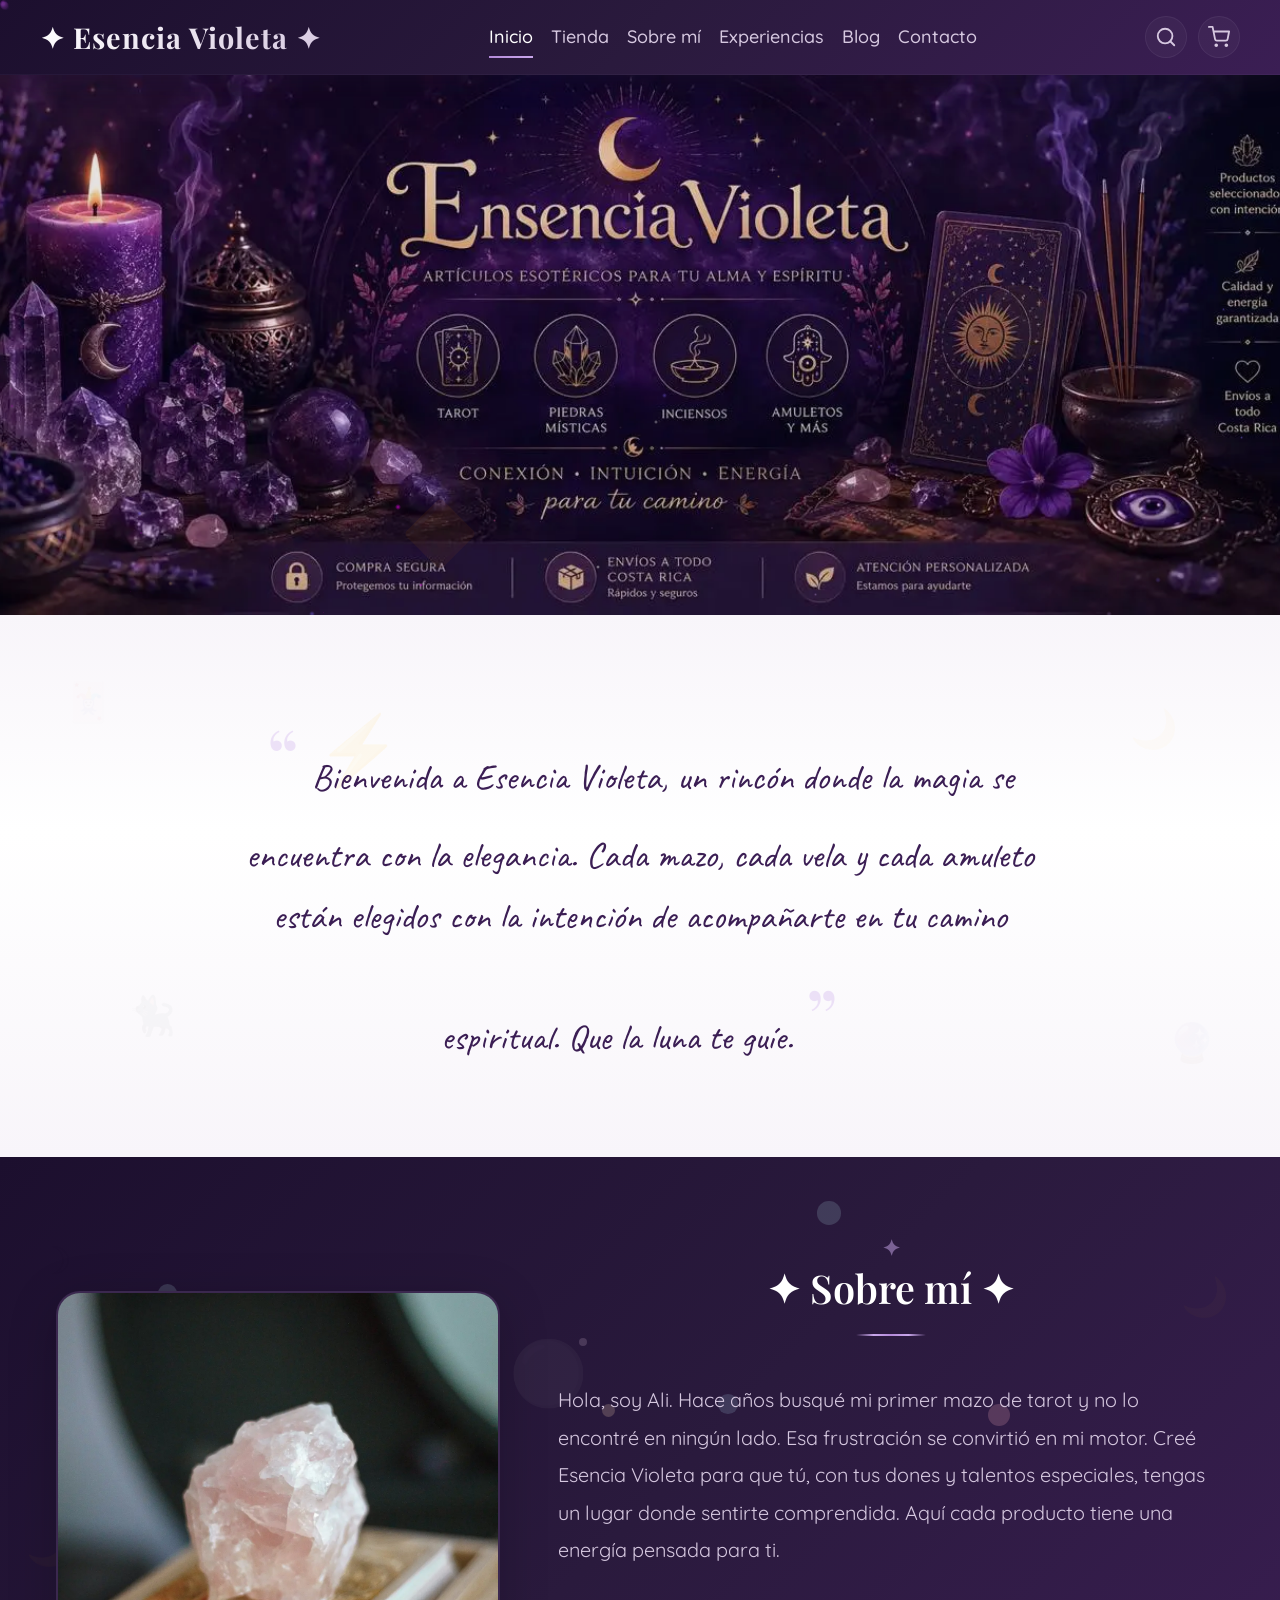
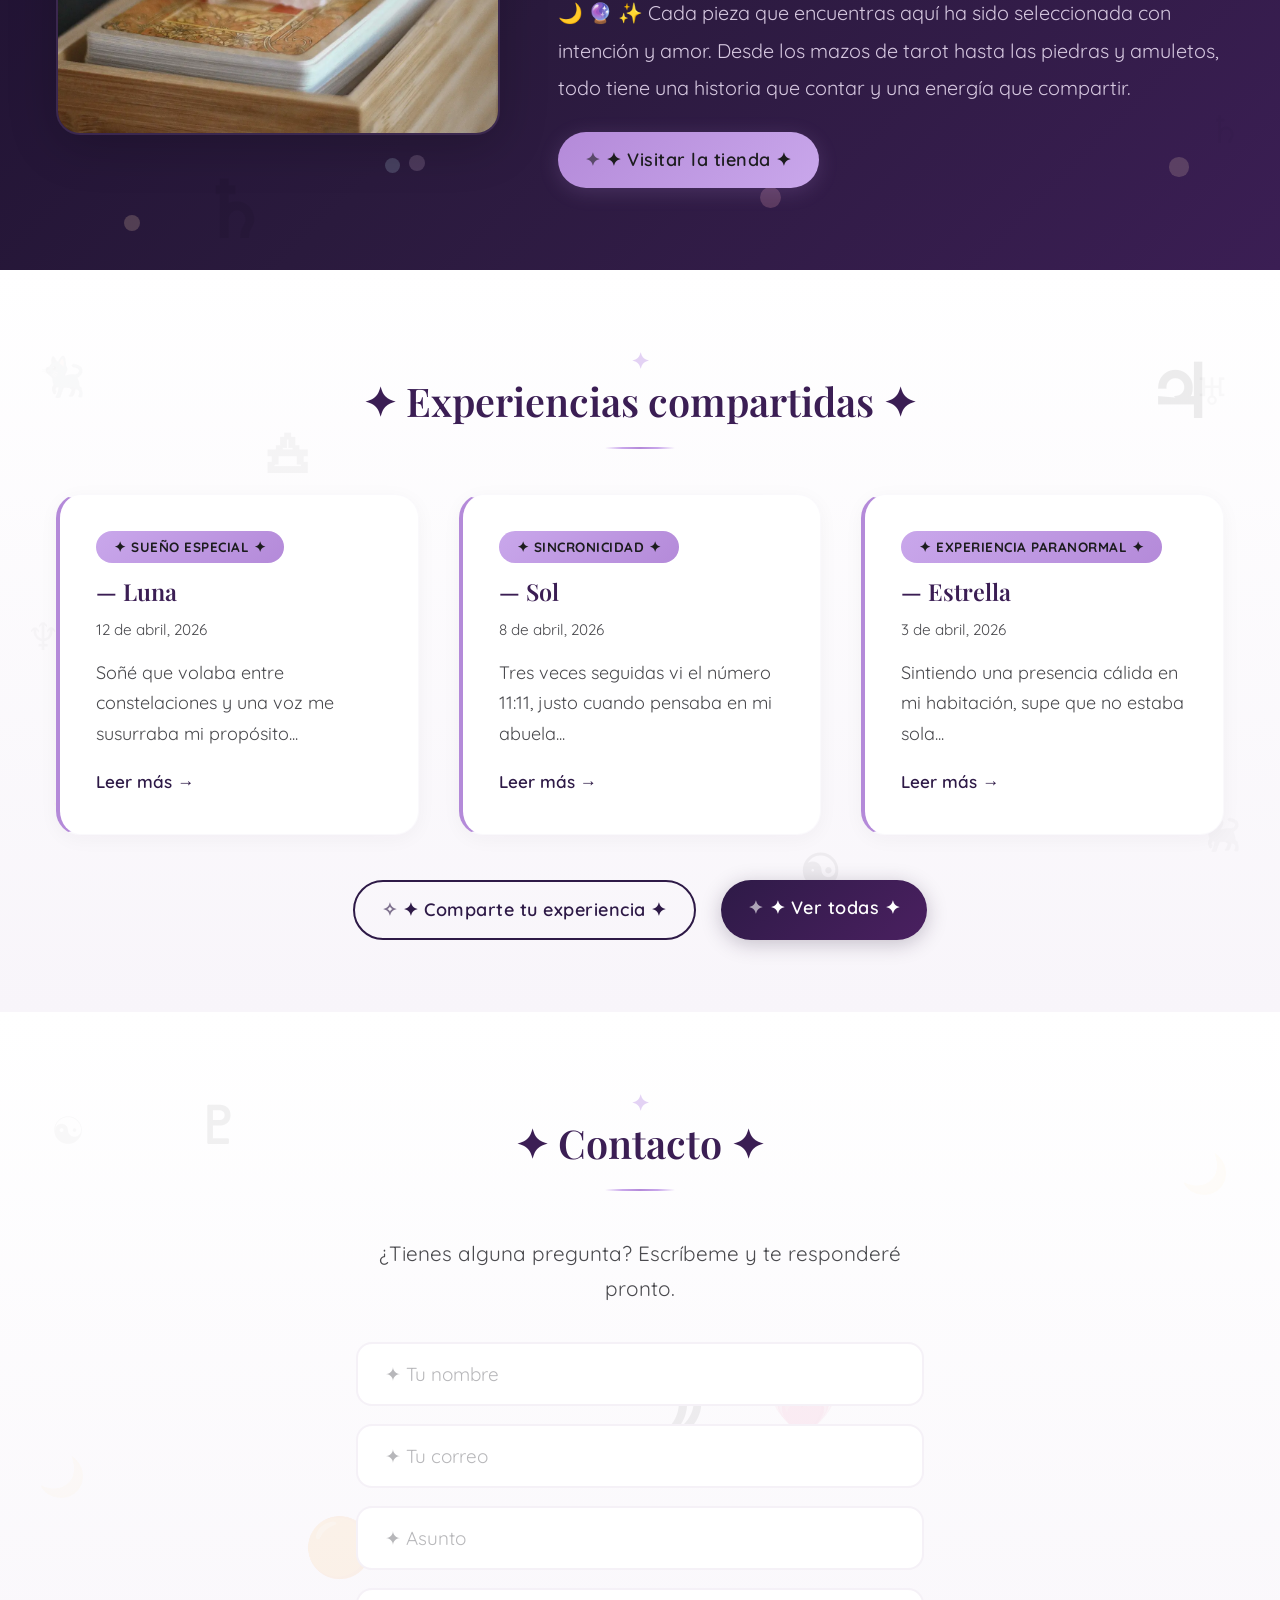
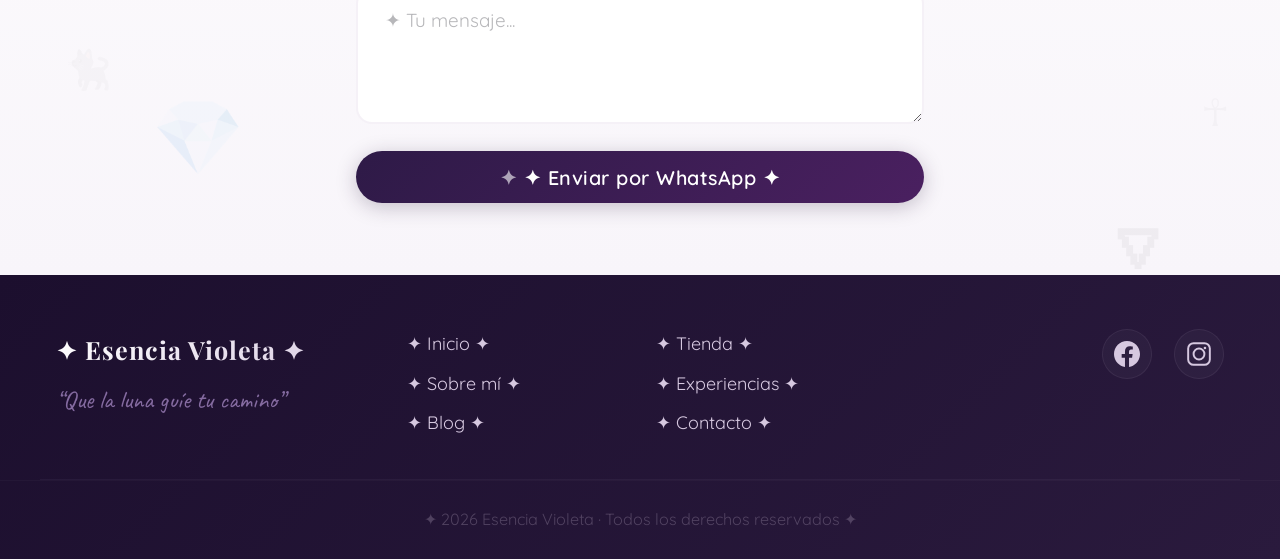
<file: index.html>
<!DOCTYPE html>
<html lang="es">
<head>
    <meta charset="UTF-8" />
    <meta name="viewport" content="width=device-width, initial-scale=1.0, maximum-scale=5.0" />
    <title>Esencia Violeta · Tarot y artículos esotéricos</title>

    <!-- Fuentes Google -->
    <link rel="preconnect" href="https://fonts.googleapis.com" />
    <link rel="preconnect" href="https://fonts.gstatic.com" crossorigin />
    <link 
        href="https://fonts.googleapis.com/css2?family=Playfair+Display:ital,wght@0,400;0,600;0,700;1,400&family=Quicksand:wght@300;400;500;600&family=Caveat:wght@400;600&display=swap" 
        rel="stylesheet" 
    />

    <!-- CSS principal -->
    <link rel="stylesheet" href="css/style.css" />
</head>
<body>

    <!-- ============================ -->
    <!--  HEADER                      -->
    <!-- ============================ -->
    <header class="header">
        <div class="container header__inner">
            <!-- Logo -->
            <div class="header__logo">
                <a href="#" class="logo">✦ Esencia Violeta ✦</a>
            </div>

            <!-- Botón hamburguesa (móvil) -->
            <button class="hamburger-btn" aria-label="Abrir menú" id="hamburgerBtn">☰</button>

            <!-- Navegación -->
            <nav class="header__nav" aria-label="Menú principal" id="mainNav">
                <ul class="nav__list">
                    <li><a href="#inicio" class="active">Inicio</a></li>
                    <li><a href="tienda.html">Tienda</a></li>
                    <li><a href="#sobre-mi">Sobre mí</a></li>
                    <li><a href="#experiencias">Experiencias</a></li>
                    <li><a href="blog.html">Blog</a></li>
                    <li><a href="#contacto">Contacto</a></li>
                </ul>
            </nav>

            <!-- Iconos (carrito + buscador) -->
            <div class="header__actions">
                <button class="action-btn" aria-label="Buscar" id="searchBtn">
                    <svg width="20" height="20" viewBox="0 0 24 24" fill="none" stroke="currentColor" stroke-width="2" stroke-linecap="round" stroke-linejoin="round">
                        <circle cx="11" cy="11" r="8" />
                        <line x1="21" y1="21" x2="16.65" y2="16.65" />
                    </svg>
                </button>
                <button class="action-btn" aria-label="Carrito" id="cartBtn">
                    <svg width="20" height="20" viewBox="0 0 24 24" fill="none" stroke="currentColor" stroke-width="2" stroke-linecap="round" stroke-linejoin="round">
                        <circle cx="9" cy="21" r="1" />
                        <circle cx="20" cy="21" r="1" />
                        <path d="M1 1h4l2.68 13.39a2 2 0 0 0 2 1.61h9.72a2 2 0 0 0 2-1.61L23 6H6" />
                    </svg>
                    <span class="cart-badge" id="cartBadge">0</span>
                </button>
            </div>
        </div>
    </header>

    <!-- ============================ -->
    <!--  HERO / BANNER CON IMAGEN    -->
    <!-- ============================ -->
    <section class="hero" id="inicio">
        <!-- Imagen de fondo -->
        <img src="img/hero.webp" alt="Esencia Violeta - Artículos esotéricos" class="hero__background" loading="eager" />
        <div class="container hero__content">
            <!-- Contenido oculto - la imagen del Hero tiene su propio texto -->
        </div>
    </section>

    <!-- ============================ -->
    <!--  FRASE DE BIENVENIDA         -->
    <!-- ============================ -->
    <section class="welcome">
        <div class="container">
            <blockquote class="welcome__text">
                Bienvenida a Esencia Violeta, un rincón donde la magia se encuentra con la elegancia. Cada mazo, cada vela y cada amuleto están elegidos con la intención de acompañarte en tu camino espiritual. Que la luna te guíe.
            </blockquote>
        </div>
        <!-- Elementos decorativos -->
        <span class="decor-item decor-item--tarot" style="top: 10%; left: 5%;">🃏</span>
        <span class="decor-item decor-item--moon" style="top: 15%; right: 8%;">🌙</span>
        <span class="decor-item decor-item--cat" style="bottom: 20%; left: 10%;">🐈‍⬛</span>
        <span class="decor-item decor-item--tarot" style="bottom: 15%; right: 5%;">🔮</span>
    </section>

    <!-- ============================ -->
    <!--  SOBRE MÍ (BREVE)            -->
    <!-- ============================ -->
    <section class="about-brief" id="sobre-mi">
        <div class="container about-brief__inner">
            <div class="about-brief__image">
                <img src="img/amuletos y piedras.webp" alt="Ali, fundadora de Esencia Violeta" loading="lazy" />
            </div>
            <div class="about-brief__content">
                <h2 class="section-title">✦ Sobre mí ✦</h2>
                <p>
                    Hola, soy Ali. Hace años busqué mi primer mazo de tarot y no lo encontré en ningún lado. 
                    Esa frustración se convirtió en mi motor. Creé Esencia Violeta para que tú, con tus dones 
                    y talentos especiales, tengas un lugar donde sentirte comprendida. Aquí cada producto tiene 
                    una energía pensada para ti.
                </p>
                <p>
                    🌙 🔮 ✨ Cada pieza que encuentras aquí ha sido seleccionada con intención y amor. 
                    Desde los mazos de tarot hasta las piedras y amuletos, todo tiene una historia que contar 
                    y una energía que compartir.
                </p>
                <a href="tienda.html" class="btn btn--primary">✦ Visitar la tienda ✦</a>
            </div>
        </div>
        <!-- Elementos decorativos -->
        <span class="decor-item decor-item--tarot" style="top: 10%; left: 3%;">☽</span>
        <span class="decor-item decor-item--moon" style="top: 15%; right: 4%;">🌙</span>
        <span class="decor-item decor-item--cat" style="bottom: 20%; left: 5%;">🐈‍⬛</span>
        <span class="decor-item decor-item--tarot" style="bottom: 15%; right: 3%;">♄</span>
        <span class="decor-item decor-item--moon" style="top: 50%; left: 2%;">🌙</span>
    </section>

    <!-- ============================ -->
    <!--  EXPERIENCIAS (HOME)         -->
    <!-- ============================ -->
    <section class="experiences-home" id="experiencias">
        <div class="container">
            <h2 class="section-title">✦ Experiencias compartidas ✦</h2>
            <div class="experiences__grid">
                <!-- Historia 1 -->
                <article class="experience-card">
                    <span class="experience-card__category">✦ Sueño especial ✦</span>
                    <h3 class="experience-card__alias">— Luna</h3>
                    <time class="experience-card__date">12 de abril, 2026</time>
                    <p class="experience-card__excerpt">Soñé que volaba entre constelaciones y una voz me susurraba mi propósito...</p>
                    <a href="#" class="experience-card__link">Leer más</a>
                </article>
                <!-- Historia 2 -->
                <article class="experience-card">
                    <span class="experience-card__category">✦ Sincronicidad ✦</span>
                    <h3 class="experience-card__alias">— Sol</h3>
                    <time class="experience-card__date">8 de abril, 2026</time>
                    <p class="experience-card__excerpt">Tres veces seguidas vi el número 11:11, justo cuando pensaba en mi abuela...</p>
                    <a href="#" class="experience-card__link">Leer más</a>
                </article>
                <!-- Historia 3 -->
                <article class="experience-card">
                    <span class="experience-card__category">✦ Experiencia paranormal ✦</span>
                    <h3 class="experience-card__alias">— Estrella</h3>
                    <time class="experience-card__date">3 de abril, 2026</time>
                    <p class="experience-card__excerpt">Sintiendo una presencia cálida en mi habitación, supe que no estaba sola...</p>
                    <a href="#" class="experience-card__link">Leer más</a>
                </article>
            </div>
            <div class="experiences__actions">
                <a href="#" class="btn btn--secondary">✦ Comparte tu experiencia ✦</a>
                <a href="#" class="btn btn--primary">✦ Ver todas ✦</a>
            </div>
        </div>
        <!-- Elementos decorativos -->
        <span class="decor-item decor-item--cat" style="top: 10%; left: 3%;">🐈‍⬛</span>
        <span class="decor-item decor-item--tarot" style="top: 12%; right: 4%;">♅</span>
        <span class="decor-item decor-item--moon" style="bottom: 25%; left: 4%;">🌙</span>
        <span class="decor-item decor-item--cat" style="bottom: 20%; right: 3%;">🐈‍⬛</span>
        <span class="decor-item decor-item--tarot" style="top: 45%; left: 2%;">♆</span>
    </section>

    <!-- ============================ -->
    <!--  CONTACTO                    -->
    <!-- ============================ -->
    <section class="contact" id="contacto">
        <div class="container">
            <h2 class="section-title">✦ Contacto ✦</h2>
            <div class="contact__wrapper">
                <p class="contact__text">
                    ¿Tienes alguna pregunta? Escríbeme y te responderé pronto.
                </p>
                <form class="contact__form" id="contactForm">
                    <input type="text" name="nombre" id="nombre" placeholder="✦ Tu nombre" required />
                    <input type="email" name="correo" id="correo" placeholder="✦ Tu correo" required />
                    <input type="text" name="asunto" id="asunto" placeholder="✦ Asunto" required />
                    <textarea name="mensaje" id="mensaje" placeholder="✦ Tu mensaje..." rows="4" required></textarea>
                    <button type="submit" class="btn btn--primary" id="enviarWhatsApp">✦ Enviar por WhatsApp ✦</button>
                </form>
            </div>
        </div>
        <!-- Elementos decorativos -->
        <span class="decor-item decor-item--tarot" style="top: 10%; left: 4%;">☯</span>
        <span class="decor-item decor-item--moon" style="top: 15%; right: 4%;">🌙</span>
        <span class="decor-item decor-item--cat" style="bottom: 20%; left: 5%;">🐈‍⬛</span>
        <span class="decor-item decor-item--tarot" style="bottom: 15%; right: 4%;">☥</span>
        <span class="decor-item decor-item--moon" style="top: 50%; left: 3%;">🌙</span>
    </section>

    <!-- ============================ -->
    <!--  FOOTER                      -->
    <!-- ============================ -->
    <footer class="footer">
        <div class="container footer__inner">
            <div class="footer__brand">
                <a href="#" class="logo logo--small">✦ Esencia Violeta ✦</a>
                <p class="footer__quote">“Que la luna guíe tu camino”</p>
            </div>

            <nav class="footer__nav" aria-label="Menú del pie">
                <ul>
                    <li><a href="#inicio">✦ Inicio ✦</a></li>
                    <li><a href="tienda.html">✦ Tienda ✦</a></li>
                    <li><a href="#sobre-mi">✦ Sobre mí ✦</a></li>
                    <li><a href="#experiencias">✦ Experiencias ✦</a></li>
                    <li><a href="blog.html">✦ Blog ✦</a></li>
                    <li><a href="#contacto">✦ Contacto ✦</a></li>
                </ul>
            </nav>

            <div class="footer__social">
                <!-- Facebook -->
                <a href="https://www.facebook.com/esenciavioletacr" 
                   target="_blank" 
                   rel="noopener noreferrer" 
                   class="social-icon social-icon--facebook" 
                   aria-label="Facebook">
                    <svg viewBox="0 0 24 24" fill="currentColor">
                        <path d="M24 12.073c0-6.627-5.373-12-12-12s-12 5.373-12 12c0 5.99 4.388 10.954 10.125 11.854v-8.385H7.078v-3.47h3.047V9.43c0-3.007 1.792-4.669 4.533-4.669 1.312 0 2.686.235 2.686.235v2.953H15.83c-1.491 0-1.956.925-1.956 1.874v2.25h3.328l-.532 3.47h-2.796v8.385C19.612 23.027 24 18.062 24 12.073z"/>
                    </svg>
                </a>
                <!-- Instagram -->
                <a href="https://www.instagram.com/esenciavioletacr" 
                   target="_blank" 
                   rel="noopener noreferrer" 
                   class="social-icon social-icon--instagram" 
                   aria-label="Instagram">
                    <svg viewBox="0 0 24 24" fill="none" stroke="currentColor" stroke-width="1.8" stroke-linecap="round" stroke-linejoin="round">
                        <rect x="2" y="2" width="20" height="20" rx="5" ry="5"/>
                        <circle cx="12" cy="12" r="5"/>
                        <circle cx="17.5" cy="6.5" r="1.2" fill="currentColor" stroke="none"/>
                    </svg>
                </a>
            </div>
        </div>
        <div class="footer__bottom">
            <div class="container">
                <p>✦ 2026 Esencia Violeta · Todos los derechos reservados ✦</p>
            </div>
        </div>
    </footer>

    <!-- ============================ -->
    <!--  SCRIPTS                     -->
    <!-- ============================ -->
    <script src="js/script.js"></script>
</body>
</html>
</file>
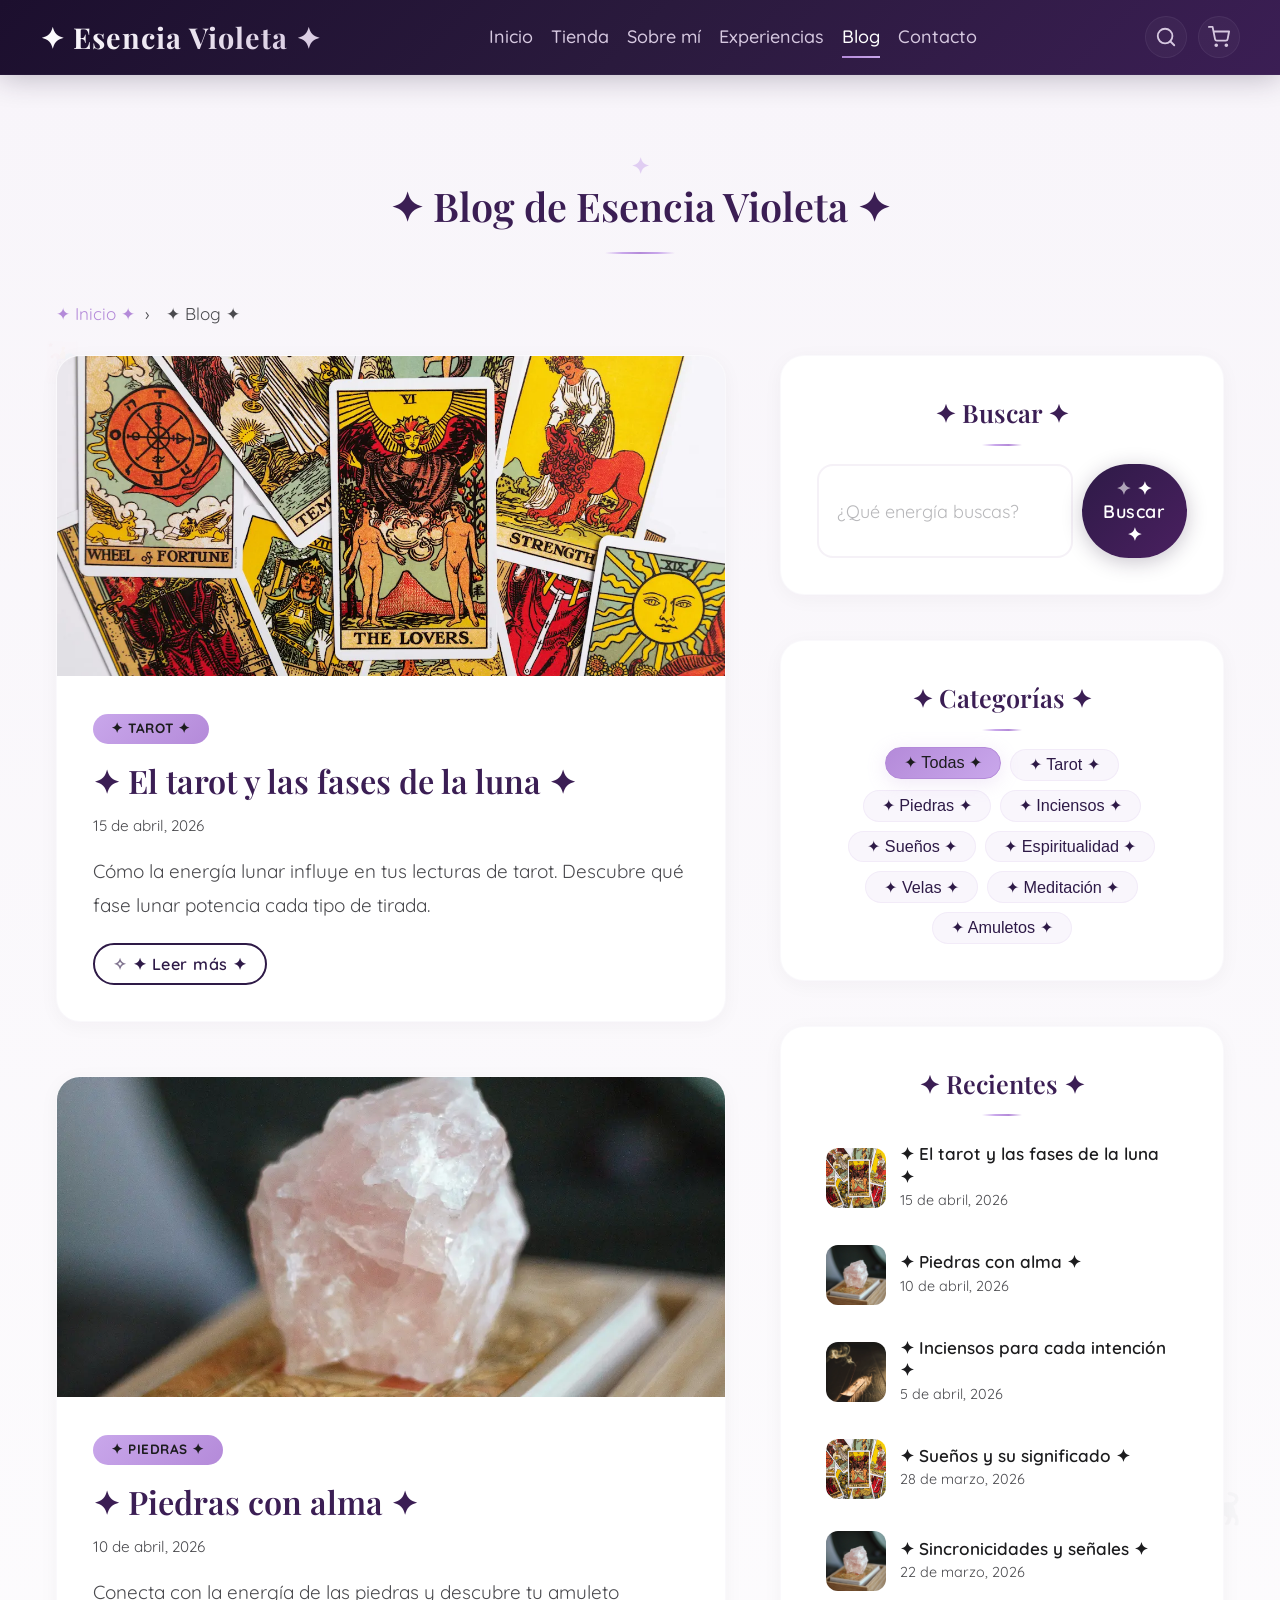
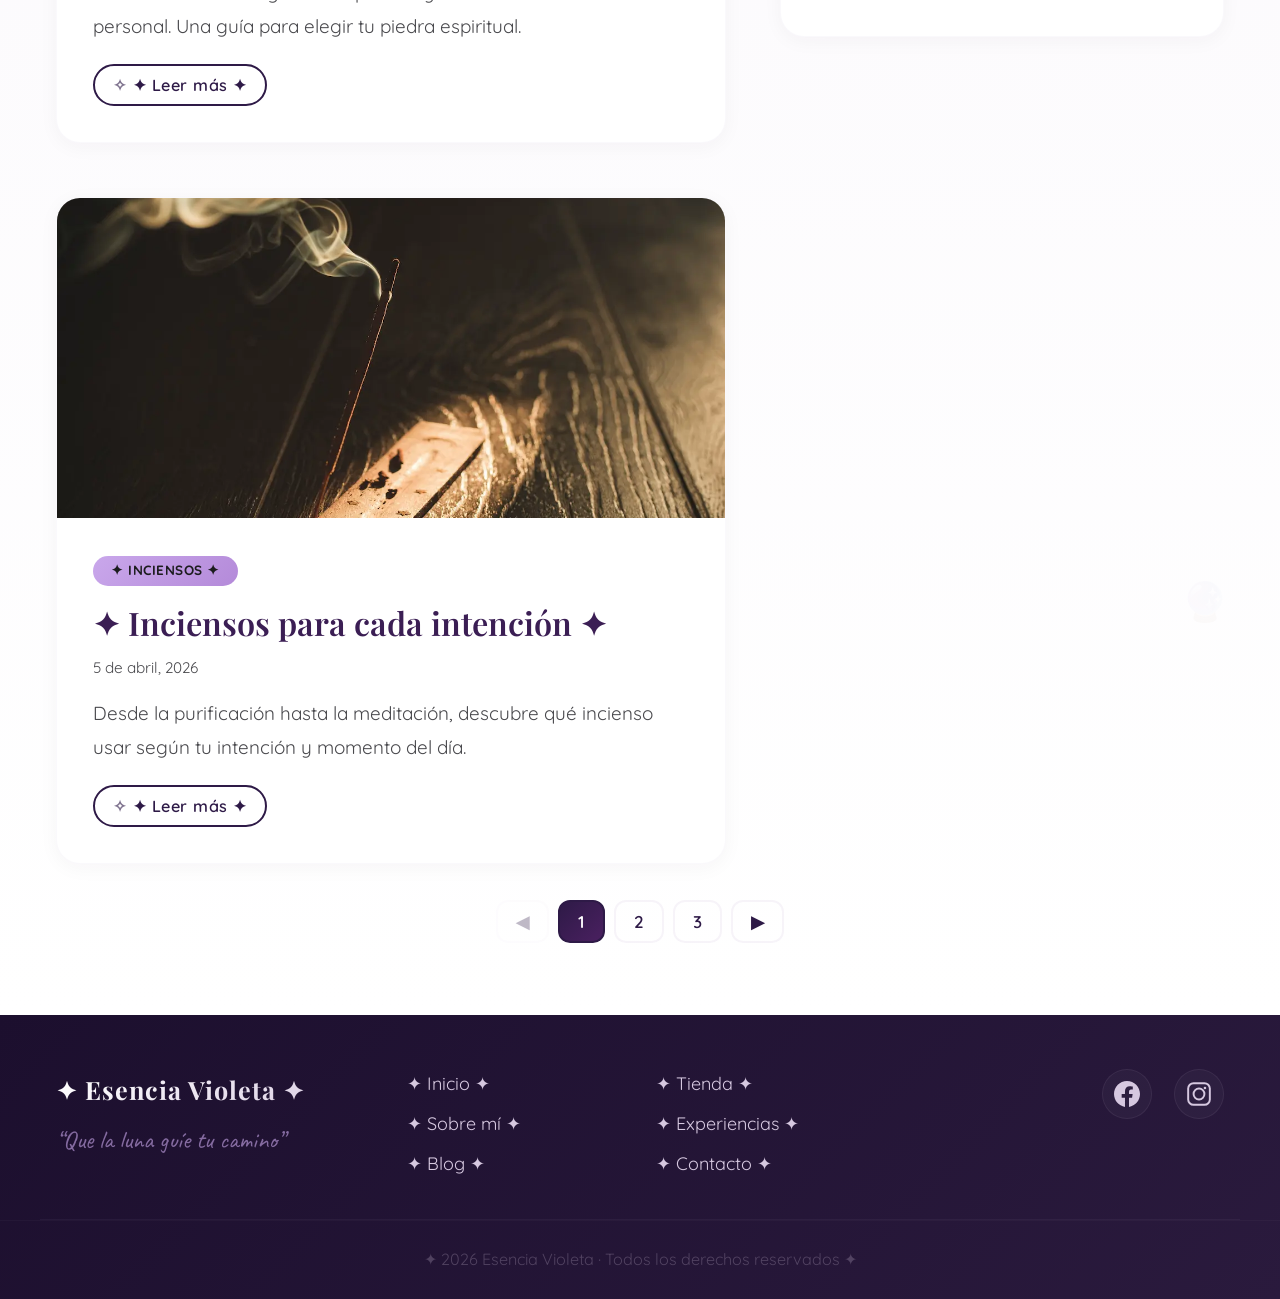
<file: blog.html>
<!DOCTYPE html>
<html lang="es">
<head>
    <meta charset="UTF-8" />
    <meta name="viewport" content="width=device-width, initial-scale=1.0, maximum-scale=5.0" />
    <title>Blog · Esencia Violeta</title>

    <!-- Fuentes Google -->
    <link rel="preconnect" href="https://fonts.googleapis.com" />
    <link rel="preconnect" href="https://fonts.gstatic.com" crossorigin />
    <link 
        href="https://fonts.googleapis.com/css2?family=Playfair+Display:ital,wght@0,400;0,600;0,700;1,400&family=Quicksand:wght@300;400;500;600&family=Caveat:wght@400;600&display=swap" 
        rel="stylesheet" 
    />

    <style>
        /* ========================================
           RESET Y CONFIGURACIÓN BASE
           ======================================== */
        *,
        *::before,
        *::after {
            margin: 0;
            padding: 0;
            box-sizing: border-box;
        }

        html {
            scroll-behavior: smooth;
            font-size: 18px;
        }

        body {
            font-family: 'Quicksand', 'Nunito', sans-serif;
            background: #F8F5FA;
            color: #1C1C1E;
            line-height: 1.7;
            -webkit-font-smoothing: antialiased;
            cursor: default;
            position: relative;
            overflow-x: hidden;
            min-height: 100vh;
        }

        img {
            max-width: 100%;
            height: auto;
            display: block;
        }

        a {
            text-decoration: none;
            color: inherit;
            cursor: pointer;
        }

        ul {
            list-style: none;
        }

        button {
            cursor: pointer;
        }

        .container {
            max-width: 1200px;
            margin: 0 auto;
            padding: 0 16px;
            position: relative;
            z-index: 2;
        }

        /* ========================================
           TIPOGRAFÍA
           ======================================== */
        h1,
        h2,
        h3,
        h4,
        h5,
        h6 {
            font-family: 'Playfair Display', serif;
            font-weight: 600;
            color: #3B1E54;
        }

        .section-title {
            font-size: clamp(1.6rem, 5.5vw, 2.2rem);
            text-align: center;
            margin-bottom: 2.5rem;
            position: relative;
            padding-top: 1.4rem;
        }

        .section-title::before {
            content: '✦';
            position: absolute;
            left: 50%;
            top: 0;
            transform: translateX(-50%);
            font-size: 1.2rem;
            color: #C9A7EB;
            opacity: 0.5;
        }

        .section-title::after {
            content: '';
            display: block;
            width: 70px;
            height: 2px;
            background: linear-gradient(90deg, transparent, #C9A7EB, #B48AD9, #C9A7EB, transparent);
            margin: 0.7rem auto 0;
            border-radius: 2px;
        }

        .logo {
            font-family: 'Playfair Display', serif;
            font-size: clamp(1.2rem, 3.5vw, 1.6rem);
            font-weight: 700;
            background: linear-gradient(135deg, #FFFFFF, #D6C8E0);
            -webkit-background-clip: text;
            -webkit-text-fill-color: transparent;
            background-clip: text;
            letter-spacing: 1px;
            white-space: nowrap;
        }

        .logo--small {
            font-size: clamp(1rem, 2.8vw, 1.4rem);
        }

        /* ========================================
           BOTONES
           ======================================== */
        .btn {
            display: inline-block;
            padding: 0.7rem 1.5rem;
            border: none;
            border-radius: 50px;
            font-family: 'Quicksand', sans-serif;
            font-weight: 600;
            font-size: clamp(0.85rem, 2.2vw, 1rem);
            cursor: pointer;
            transition: all 0.3s ease;
            text-align: center;
            letter-spacing: 0.5px;
            position: relative;
            overflow: hidden;
            min-height: 48px;
            min-width: 48px;
        }

        .btn--primary {
            background: linear-gradient(135deg, #2E1A47, #4A2060);
            color: #FFFFFF;
            box-shadow: 0 4px 20px rgba(42, 26, 61, 0.25);
        }

        .btn--primary::before {
            content: '✦';
            margin-right: 6px;
            opacity: 0.6;
        }

        .btn--primary:hover {
            background: linear-gradient(135deg, #B48AD9, #C9A7EB);
            color: #1C1C1E;
            transform: translateY(-2px);
            box-shadow: 0 8px 30px rgba(180, 138, 217, 0.4);
        }

        .btn--secondary {
            background: transparent;
            color: #2E1A47;
            border: 2px solid #2E1A47;
        }

        .btn--secondary::before {
            content: '✧';
            margin-right: 6px;
            opacity: 0.6;
        }

        .btn--secondary:hover {
            background: #2E1A47;
            color: #FFFFFF;
            transform: translateY(-2px);
        }

        .btn--small {
            padding: 0.5rem 1rem;
            font-size: clamp(0.8rem, 2vw, 0.9rem);
            min-height: 40px;
            min-width: 40px;
        }

        /* ========================================
           HEADER
           ======================================== */
        .header {
            background: linear-gradient(135deg, #1C0F2E, #2A1A3D, #3B1E54);
            padding: 0.5rem 0;
            position: sticky;
            top: 0;
            z-index: 1000;
            box-shadow: 0 2px 30px rgba(42, 26, 61, 0.3);
            border-bottom: 1px solid rgba(201, 167, 235, 0.05);
        }

        .header__inner {
            display: flex;
            align-items: center;
            justify-content: space-between;
            flex-wrap: wrap;
            gap: 0.6rem;
            padding: 0.2rem 0;
        }

        .header__logo {
            flex: 0 1 auto;
        }

        .header__nav {
            flex: 1 1 auto;
            display: flex;
            justify-content: center;
        }

        .header__nav .nav__list {
            display: flex;
            gap: 1rem;
            align-items: center;
            flex-wrap: wrap;
            justify-content: center;
        }

        .header__nav .nav__list a {
            color: #D6C8E0;
            font-weight: 500;
            font-size: clamp(0.85rem, 2vw, 1rem);
            transition: all 0.3s ease;
            position: relative;
            padding: 0.4rem 0;
            white-space: nowrap;
        }

        .header__nav .nav__list a::after {
            content: '';
            position: absolute;
            bottom: -3px;
            left: 0;
            width: 0%;
            height: 2px;
            background: linear-gradient(90deg, #B48AD9, #C9A7EB);
            transition: width 0.3s ease;
        }

        .header__nav .nav__list a:hover::after,
        .header__nav .nav__list a.active::after {
            width: 100%;
        }

        .header__nav .nav__list a:hover,
        .header__nav .nav__list a.active {
            color: #FFFFFF;
        }

        .header__actions {
            display: flex;
            gap: 0.6rem;
            align-items: center;
            flex: 0 1 auto;
        }

        .action-btn {
            background: rgba(255, 255, 255, 0.03);
            border: 1px solid rgba(214, 200, 224, 0.08);
            border-radius: 50%;
            width: clamp(38px, 6.5vw, 42px);
            height: clamp(38px, 6.5vw, 42px);
            display: flex;
            align-items: center;
            justify-content: center;
            color: #D6C8E0;
            cursor: pointer;
            transition: all 0.3s ease;
            position: relative;
        }

        .action-btn:hover {
            background: rgba(180, 138, 217, 0.15);
            border-color: rgba(180, 138, 217, 0.2);
            color: #FFFFFF;
            transform: scale(1.05);
        }

        .action-btn svg {
            width: clamp(18px, 3.2vw, 22px);
            height: clamp(18px, 3.2vw, 22px);
        }

        .cart-badge {
            position: absolute;
            top: -5px;
            right: -5px;
            background: linear-gradient(135deg, #FF00FF, #B48AD9);
            color: #FFFFFF;
            font-size: clamp(0.55rem, 1.3vw, 0.65rem);
            font-weight: 700;
            width: clamp(18px, 3.2vw, 20px);
            height: clamp(18px, 3.2vw, 20px);
            border-radius: 50%;
            display: flex;
            align-items: center;
            justify-content: center;
        }

        .cart-badge {
            display: none;
            transition: all 0.4s cubic-bezier(0.175, 0.885, 0.32, 1.275);
        }

        .cart-badge.visible {
            display: flex;
        }

        /* ========================================
           MENÚ HAMBURGUESA
           ======================================== */
        .hamburger-btn {
            display: none;
            background: rgba(255, 255, 255, 0.03);
            border: 1px solid rgba(214, 200, 224, 0.08);
            border-radius: 14px;
            color: #FFFFFF;
            font-size: clamp(1.4rem, 4.5vw, 2rem);
            cursor: pointer;
            padding: 0.3rem 0.8rem;
            transition: all 0.3s ease;
            font-family: 'Quicksand', sans-serif;
            min-height: 44px;
            min-width: 48px;
        }

        .hamburger-btn:hover {
            background: rgba(180, 138, 217, 0.15);
            border-color: rgba(180, 138, 217, 0.2);
        }

        .hamburger-btn.active {
            background: rgba(180, 138, 217, 0.15);
            border-color: #B48AD9;
            box-shadow: 0 0 40px rgba(180, 138, 217, 0.1);
        }

        /* ========================================
           BLOG
           ======================================== */
        .blog-page {
            padding: clamp(2.5rem, 6.5vw, 4rem) 0;
            background: linear-gradient(180deg, #F8F5FA 0%, #FFFFFF 100%);
            position: relative;
        }

        .blog-page__layout {
            display: grid;
            grid-template-columns: 2fr 1fr;
            gap: clamp(1.8rem, 4.5vw, 3rem);
            position: relative;
            z-index: 2;
        }

        /* ========================================
           ARTÍCULOS
           ======================================== */
        .blog-posts {
            display: flex;
            flex-direction: column;
            gap: clamp(1.8rem, 4.5vw, 3rem);
        }

        .blog-post {
            background: #FFFFFF;
            border-radius: 24px;
            overflow: hidden;
            border: 1px solid rgba(214, 200, 224, 0.12);
            box-shadow: 0 4px 20px rgba(42, 26, 61, 0.04);
            transition: all 0.4s ease;
        }

        .blog-post:hover {
            transform: translateY(-4px);
            box-shadow: 0 15px 50px rgba(42, 26, 61, 0.08);
        }

        .blog-post__image {
            width: 100%;
            height: clamp(220px, 40vw, 320px);
            background-size: cover;
            background-position: center;
            background-color: #2A1A3D;
        }

        .blog-post__body {
            padding: clamp(1.2rem, 3.2vw, 2rem);
        }

        .blog-post__category {
            display: inline-block;
            background: linear-gradient(135deg, #C9A7EB, #B48AD9);
            color: #1C1C1E;
            font-size: clamp(0.65rem, 1.6vw, 0.75rem);
            font-weight: 700;
            padding: 0.2rem 1rem;
            border-radius: 50px;
            text-transform: uppercase;
            letter-spacing: 0.5px;
            margin-bottom: 0.5rem;
        }

        .blog-post__title {
            font-family: 'Playfair Display', serif;
            font-size: clamp(1.3rem, 3.8vw, 1.8rem);
            color: #3B1E54;
            margin-bottom: 0.3rem;
        }

        .blog-post__date {
            display: block;
            font-size: clamp(0.75rem, 1.6vw, 0.85rem);
            color: #4A4A4E;
            margin-bottom: 0.8rem;
        }

        .blog-post__excerpt {
            color: #4A4A4E;
            font-size: clamp(0.95rem, 2.2vw, 1.05rem);
            line-height: 1.8;
            margin-bottom: 1.2rem;
        }

        .blog-post__content {
            color: #4A4A4E;
            font-size: clamp(0.95rem, 2.2vw, 1.05rem);
            line-height: 1.8;
            margin-bottom: 1.2rem;
            display: none;
        }

        .blog-post__content.visible {
            display: block;
        }

        .blog-post__link {
            color: #2E1A47;
            font-weight: 600;
            font-size: clamp(0.9rem, 2.2vw, 1rem);
            transition: all 0.3s ease;
            display: inline-block;
        }

        .blog-post__link::after {
            content: '→';
            margin-left: 5px;
            transition: margin-left 0.3s ease;
        }

        .blog-post__link:hover {
            color: #B48AD9;
        }

        .blog-post__link:hover::after {
            margin-left: 10px;
        }

        .blog-post__actions {
            display: flex;
            gap: 0.8rem;
            margin-top: 0.8rem;
            flex-wrap: wrap;
        }

        /* ========================================
           SIDEBAR
           ======================================== */
        .blog-sidebar {
            display: flex;
            flex-direction: column;
            gap: clamp(1.5rem, 3.5vw, 2.5rem);
        }

        .sidebar-widget {
            background: #FFFFFF;
            border-radius: 24px;
            padding: clamp(1.2rem, 3.2vw, 2rem);
            border: 1px solid rgba(214, 200, 224, 0.12);
            box-shadow: 0 4px 20px rgba(42, 26, 61, 0.04);
        }

        .sidebar-widget__title {
            font-family: 'Playfair Display', serif;
            font-size: clamp(1.1rem, 3vw, 1.4rem);
            color: #3B1E54;
            margin-bottom: 1rem;
            text-align: center;
        }

        .sidebar-widget__title::after {
            content: '';
            display: block;
            width: 40px;
            height: 2px;
            background: linear-gradient(90deg, transparent, #C9A7EB, #B48AD9, transparent);
            margin: 0.5rem auto 0;
        }

        /* Buscador */
        .search-widget {
            display: flex;
            gap: 0.5rem;
        }

        .search-widget input {
            flex: 1;
            padding: 0.7rem 1rem;
            border: 2px solid rgba(214, 200, 224, 0.25);
            border-radius: 16px;
            font-family: 'Quicksand', sans-serif;
            font-size: clamp(0.9rem, 2vw, 1rem);
            transition: all 0.3s ease;
            background: #FFFFFF;
            color: #1C1C1E;
            min-height: 44px;
        }

        .search-widget input:focus {
            border-color: #B48AD9;
            box-shadow: 0 0 30px rgba(180, 138, 217, 0.08);
            outline: none;
        }

        .search-widget input::placeholder {
            color: #9A9A9E;
            opacity: 0.7;
        }

        .search-widget .btn {
            min-height: 44px;
            padding: 0.7rem 1.2rem;
        }

        /* Categorías */
        .category-list {
            display: flex;
            flex-wrap: wrap;
            gap: 0.5rem;
            justify-content: center;
        }

        .category-tag {
            display: inline-block;
            padding: 0.3rem 1rem;
            border-radius: 50px;
            background: rgba(180, 138, 217, 0.08);
            color: #2E1A47;
            font-size: clamp(0.8rem, 1.8vw, 0.9rem);
            font-weight: 500;
            transition: all 0.3s ease;
            border: 1px solid rgba(180, 138, 217, 0.1);
            cursor: pointer;
        }

        .category-tag:hover,
        .category-tag.active {
            background: linear-gradient(135deg, #B48AD9, #C9A7EB);
            color: #1C1C1E;
            border-color: #B48AD9;
            transform: translateY(-2px);
            box-shadow: 0 4px 20px rgba(180, 138, 217, 0.2);
        }

        /* Artículos recientes */
        .recent-list {
            display: flex;
            flex-direction: column;
            gap: 0.8rem;
        }

        .recent-item {
            display: flex;
            gap: 0.8rem;
            align-items: center;
            padding: 0.5rem;
            border-radius: 12px;
            transition: all 0.3s ease;
            cursor: pointer;
        }

        .recent-item:hover {
            background: rgba(180, 138, 217, 0.05);
        }

        .recent-item__image {
            width: 60px;
            height: 60px;
            border-radius: 12px;
            background-size: cover;
            background-position: center;
            background-color: #2A1A3D;
            flex-shrink: 0;
        }

        .recent-item__info {
            flex: 1;
        }

        .recent-item__title {
            font-size: clamp(0.85rem, 2vw, 0.95rem);
            font-weight: 600;
            color: #1C1C1E;
            line-height: 1.3;
        }

        .recent-item__date {
            font-size: clamp(0.7rem, 1.4vw, 0.8rem);
            color: #4A4A4E;
        }

        /* ========================================
           PAGINACIÓN
           ======================================== */
        .pagination {
            display: flex;
            justify-content: center;
            gap: 0.5rem;
            margin-top: 2rem;
            flex-wrap: wrap;
        }

        .pagination button {
            padding: 0.5rem 1rem;
            border: 2px solid rgba(214, 200, 224, 0.2);
            border-radius: 12px;
            background: transparent;
            color: #2E1A47;
            font-family: 'Quicksand', sans-serif;
            font-weight: 600;
            font-size: clamp(0.85rem, 2vw, 0.95rem);
            transition: all 0.3s ease;
            min-height: 40px;
            min-width: 40px;
        }

        .pagination button:hover {
            border-color: #B48AD9;
            background: rgba(180, 138, 217, 0.05);
        }

        .pagination button.active {
            background: linear-gradient(135deg, #2E1A47, #4A2060);
            color: #FFFFFF;
            border-color: #2E1A47;
        }

        .pagination button:disabled {
            opacity: 0.3;
            cursor: not-allowed;
        }

        /* ========================================
           ELEMENTOS DECORATIVOS
           ======================================== */
        .decor-item {
            position: absolute;
            pointer-events: none;
            z-index: 0;
            color: rgba(0, 0, 0, 0.06);
            font-size: clamp(1.5rem, 3vw, 3rem);
            user-select: none;
            animation: floatDecor 15s ease-in-out infinite;
            opacity: 0.4;
            transition: opacity 0.3s ease;
        }

        .decor-item:hover {
            opacity: 0.8;
        }

        .decor-item--moon {
            color: rgba(0, 0, 0, 0.07);
            animation-duration: 18s;
        }

        .decor-item--cat {
            color: rgba(0, 0, 0, 0.08);
            animation-duration: 22s;
        }

        .decor-item--tarot {
            color: rgba(0, 0, 0, 0.06);
            animation-duration: 20s;
        }

        @keyframes floatDecor {
            0%, 100% { transform: translate(0, 0) rotate(0deg) scale(1); }
            25% { transform: translate(15px, -20px) rotate(5deg) scale(1.1); }
            50% { transform: translate(-10px, 15px) rotate(-5deg) scale(0.9); }
            75% { transform: translate(10px, -10px) rotate(3deg) scale(1.05); }
        }

        /* ========================================
           FOOTER
           ======================================== */
        .footer {
            background: linear-gradient(135deg, #1C0F2E, #2A1A3D);
            color: #D6C8E0;
            padding: clamp(1.8rem, 4.5vw, 3rem) 0 0;
            position: relative;
        }

        .footer__inner {
            display: grid;
            grid-template-columns: 1fr 1.5fr 1fr;
            gap: clamp(1.2rem, 3.2vw, 2.2rem);
            align-items: start;
            padding-bottom: clamp(1.8rem, 3.2vw, 2.2rem);
            border-bottom: 1px solid rgba(214, 200, 224, 0.05);
        }

        .footer__brand .logo {
            display: block;
            margin-bottom: 0.4rem;
        }

        .footer__quote {
            font-family: 'Caveat', cursive;
            font-size: clamp(1.1rem, 3.2vw, 1.4rem);
            color: #C9A7EB;
            opacity: 0.6;
        }

        .footer__nav ul {
            display: grid;
            grid-template-columns: 1fr 1fr;
            gap: 0.5rem 1.8rem;
        }

        .footer__nav a {
            color: #D6C8E0;
            transition: all 0.3s ease;
            font-size: clamp(0.9rem, 2.2vw, 1rem);
        }

        .footer__nav a:hover {
            color: #B48AD9;
        }

        .footer__social {
            display: flex;
            gap: clamp(0.8rem, 2.2vw, 1.2rem);
            justify-content: flex-end;
            align-items: center;
        }

        .social-icon {
            display: flex;
            align-items: center;
            justify-content: center;
            width: clamp(44px, 7vw, 50px);
            height: clamp(44px, 7vw, 50px);
            border-radius: 50%;
            background: rgba(255, 255, 255, 0.03);
            border: 1px solid rgba(214, 200, 224, 0.08);
            color: #D6C8E0;
            transition: all 0.4s cubic-bezier(0.175, 0.885, 0.32, 1.275);
            position: relative;
            overflow: hidden;
        }

        .social-icon::before {
            content: '';
            position: absolute;
            inset: 0;
            border-radius: 50%;
            background: linear-gradient(135deg, #B48AD9, #C9A7EB);
            opacity: 0;
            transition: opacity 0.4s ease;
            z-index: 0;
        }

        .social-icon svg {
            width: clamp(20px, 3.2vw, 26px);
            height: clamp(20px, 3.2vw, 26px);
            position: relative;
            z-index: 1;
            transition: all 0.4s cubic-bezier(0.175, 0.885, 0.32, 1.275);
        }

        .social-icon--facebook svg {
            fill: currentColor;
        }

        .social-icon--instagram svg {
            fill: none;
            stroke: currentColor;
        }

        .social-icon:hover {
            transform: translateY(-5px) scale(1.1);
            border-color: #B48AD9;
            box-shadow: 0 8px 40px rgba(180, 138, 217, 0.3);
        }

        .social-icon:hover::before {
            opacity: 1;
        }

        .social-icon:hover svg {
            color: #FFFFFF;
            transform: rotate(10deg) scale(1.15);
        }

        .social-icon::after {
            content: '';
            position: absolute;
            inset: -3px;
            border-radius: 50%;
            border: 2px solid transparent;
            background: linear-gradient(135deg, #B48AD9, #C9A7EB) border-box;
            -webkit-mask: linear-gradient(#fff 0 0) padding-box, linear-gradient(#fff 0 0);
            -webkit-mask-composite: xor;
            mask-composite: exclude;
            opacity: 0;
            transition: opacity 0.4s ease;
            animation: pulseRing 2s ease-in-out infinite;
        }

        .social-icon:hover::after {
            opacity: 1;
        }

        .social-icon--facebook:hover {
            border-color: #1877F2;
            box-shadow: 0 8px 40px rgba(24, 119, 242, 0.3);
        }

        .social-icon--facebook::before {
            background: linear-gradient(135deg, #1877F2, #0d65d9);
        }

        .social-icon--instagram:hover {
            border-color: #E4405F;
            box-shadow: 0 8px 40px rgba(228, 64, 95, 0.3);
        }

        .social-icon--instagram::before {
            background: linear-gradient(135deg, #F58529, #DD2A7B, #8134AF);
        }

        @keyframes pulseRing {
            0% { transform: scale(1); opacity: 0.6; }
            50% { transform: scale(1.15); opacity: 0; }
            100% { transform: scale(1); opacity: 0.6; }
        }

        .footer__bottom {
            padding: clamp(1rem, 2.2vw, 1.4rem) 0;
            text-align: center;
            font-size: clamp(0.75rem, 1.6vw, 0.9rem);
            color: rgba(214, 200, 224, 0.25);
            border-top: 1px solid rgba(214, 200, 224, 0.03);
        }

        /* ========================================
           RESPONSIVE
           ======================================== */

        @media (max-width: 992px) {
            .hamburger-btn {
                display: block;
                order: 2;
            }

            .header__inner {
                flex-wrap: wrap;
            }

            .header__logo {
                flex: 0 1 auto;
                order: 0;
            }

            .header__actions {
                order: 1;
            }

            .header__nav {
                display: none;
                width: 100%;
                order: 3;
                flex-basis: 100%;
                padding: 0.5rem 0;
                border-top: 1px solid rgba(214, 200, 224, 0.05);
                background: transparent;
            }

            .header__nav.open {
                display: block;
                animation: slideDown 0.3s ease;
            }

            .header__nav .nav__list {
                flex-direction: column;
                gap: 0.5rem;
                padding: 0.3rem 0;
                align-items: center;
            }

            .header__nav .nav__list a {
                font-size: clamp(0.9rem, 2.8vw, 1.1rem);
                padding: 0.4rem 0;
                display: block;
                text-align: center;
                width: 100%;
                color: #D6C8E0;
            }

            .blog-page__layout {
                grid-template-columns: 1fr;
            }

            .blog-sidebar {
                display: grid;
                grid-template-columns: 1fr 1fr;
                gap: 1.2rem;
            }

            .footer__inner {
                grid-template-columns: 1fr;
                text-align: center;
                gap: 1.4rem;
            }

            .footer__nav ul {
                grid-template-columns: 1fr 1fr 1fr;
                max-width: 380px;
                margin: 0 auto;
            }

            .footer__social {
                justify-content: center;
            }
        }

        @media (max-width: 768px) {
            .container {
                padding: 0 12px;
            }

            .blog-sidebar {
                grid-template-columns: 1fr;
            }

            .footer__nav ul {
                grid-template-columns: 1fr 1fr;
                gap: 0.3rem;
            }

            .blog-post__image {
                height: clamp(180px, 35vw, 240px);
            }
        }

        @media (max-width: 480px) {
            .container {
                padding: 0 10px;
            }

            .header {
                padding: 0.3rem 0;
            }

            .header__inner {
                gap: 0.3rem;
            }

            .header__logo .logo {
                font-size: clamp(0.9rem, 3.8vw, 1.1rem);
            }

            .hamburger-btn {
                font-size: 1.3rem;
                padding: 0.2rem 0.6rem;
                min-height: 38px;
                min-width: 42px;
                border-radius: 10px;
            }

            .header__nav .nav__list a {
                font-size: 0.95rem;
                padding: 0.3rem 0;
            }

            .action-btn {
                width: 34px;
                height: 34px;
            }

            .action-btn svg {
                width: 16px;
                height: 16px;
            }

            .cart-badge {
                width: 16px;
                height: 16px;
                font-size: 0.5rem;
                top: -4px;
                right: -4px;
            }

            .section-title {
                font-size: clamp(1.2rem, 4vw, 1.5rem);
                margin-bottom: 1.4rem;
                padding-top: 1.2rem;
            }

            .blog-post__body {
                padding: 1rem;
            }

            .blog-post__image {
                height: clamp(160px, 40vw, 200px);
            }

            .blog-post__title {
                font-size: clamp(1.1rem, 4vw, 1.3rem);
            }

            .sidebar-widget {
                padding: 1rem;
            }

            .search-widget {
                flex-direction: column;
            }

            .search-widget .btn {
                width: 100%;
            }

            .footer__inner {
                gap: 1rem;
                padding-bottom: 1.2rem;
            }

            .footer__nav ul {
                grid-template-columns: 1fr 1fr;
                gap: 0.3rem;
                max-width: 100%;
            }

            .footer__nav a {
                font-size: clamp(0.8rem, 2vw, 0.9rem);
            }

            .social-icon {
                width: clamp(40px, 8vw, 44px);
                height: clamp(40px, 8vw, 44px);
            }

            .social-icon svg {
                width: clamp(18px, 3.5vw, 22px);
                height: clamp(18px, 3.5vw, 22px);
            }

            .pagination button {
                padding: 0.3rem 0.7rem;
                font-size: 0.8rem;
                min-height: 34px;
                min-width: 34px;
            }

            .blog-post__actions {
                flex-direction: column;
            }

            .blog-post__actions .btn {
                width: 100%;
            }
        }

        @media (max-width: 360px) {
            .container {
                padding: 0 8px;
            }

            .header__logo .logo {
                font-size: 0.85rem;
            }

            .action-btn {
                width: 30px;
                height: 30px;
            }

            .action-btn svg {
                width: 14px;
                height: 14px;
            }

            .cart-badge {
                width: 14px;
                height: 14px;
                font-size: 0.45rem;
            }

            .section-title {
                font-size: 1rem;
            }

            .social-icon {
                width: 36px;
                height: 36px;
            }

            .social-icon svg {
                width: 16px;
                height: 16px;
            }
        }

        /* ========================================
           ANIMACIONES
           ======================================== */
        @keyframes fadeIn {
            from { opacity: 0; transform: scale(0.95); }
            to { opacity: 1; transform: scale(1); }
        }

        @keyframes slideDown {
            from { opacity: 0; transform: translateY(-15px); }
            to { opacity: 1; transform: translateY(0); }
        }

        @keyframes twinkle {
            0% { opacity: 0.1; transform: scale(0.3); }
            100% { opacity: 1; transform: scale(1.5); }
        }

        @keyframes gradientShift {
            0%, 100% { background-position: 0% 50%; }
            50% { background-position: 100% 50%; }
        }

        @keyframes sparkleFloat {
            0%, 100% { transform: translate(0, 0) scale(1); opacity: 0.3; }
            50% { transform: translate(8px, -12px) scale(1.4); opacity: 1; }
        }

        .floating-decor,
        .floating-gem {
            display: none;
        }

        @media (min-width: 768px) {
            .floating-decor,
            .floating-gem {
                display: block;
            }
        }

        /* ========================================
           SCROLLBAR
           ======================================== */
        ::-webkit-scrollbar {
            width: 6px;
        }

        ::-webkit-scrollbar-track {
            background: #1C0F2E;
        }

        ::-webkit-scrollbar-thumb {
            background: linear-gradient(180deg, #B48AD9, #C9A7EB);
            border-radius: 10px;
        }

        ::-webkit-scrollbar-thumb:hover {
            background: linear-gradient(180deg, #C9A7EB, #FF00FF);
        }

        /* ========================================
           SELECCIÓN
           ======================================== */
        ::selection {
            background: rgba(180, 138, 217, 0.2);
            color: #2A1A3D;
        }

        /* ========================================
           BREADCRUMB
           ======================================== */
        .breadcrumb {
            font-size: clamp(0.85rem, 2vw, 0.95rem);
            color: #4A4A4E;
            margin-bottom: 1.5rem;
        }

        .breadcrumb a {
            color: #B48AD9;
            transition: color 0.3s ease;
        }

        .breadcrumb a:hover {
            color: #2E1A47;
        }

        .breadcrumb span {
            margin: 0 0.3rem;
        }
    </style>
</head>
<body>

    <!-- ============================ -->
    <!--  HEADER                      -->
    <!-- ============================ -->
    <header class="header">
        <div class="container header__inner">
            <!-- Logo -->
            <div class="header__logo">
                <a href="index.html" class="logo">✦ Esencia Violeta ✦</a>
            </div>

            <!-- Botón hamburguesa (móvil) -->
            <button class="hamburger-btn" aria-label="Abrir menú" id="hamburgerBtn">☰</button>

            <!-- Navegación -->
            <nav class="header__nav" aria-label="Menú principal" id="mainNav">
                <ul class="nav__list">
                    <li><a href="index.html#inicio">Inicio</a></li>
                    <li><a href="tienda.html">Tienda</a></li>
                    <li><a href="index.html#sobre-mi">Sobre mí</a></li>
                    <li><a href="index.html#experiencias">Experiencias</a></li>
                    <li><a href="blog.html" class="active">Blog</a></li>
                    <li><a href="index.html#contacto">Contacto</a></li>
                </ul>
            </nav>

            <!-- Iconos (carrito + buscador) -->
            <div class="header__actions">
                <button class="action-btn" aria-label="Buscar" id="searchBtn">
                    <svg width="20" height="20" viewBox="0 0 24 24" fill="none" stroke="currentColor" stroke-width="2" stroke-linecap="round" stroke-linejoin="round">
                        <circle cx="11" cy="11" r="8" />
                        <line x1="21" y1="21" x2="16.65" y2="16.65" />
                    </svg>
                </button>
                <button class="action-btn" aria-label="Carrito" id="cartBtn">
                    <svg width="20" height="20" viewBox="0 0 24 24" fill="none" stroke="currentColor" stroke-width="2" stroke-linecap="round" stroke-linejoin="round">
                        <circle cx="9" cy="21" r="1" />
                        <circle cx="20" cy="21" r="1" />
                        <path d="M1 1h4l2.68 13.39a2 2 0 0 0 2 1.61h9.72a2 2 0 0 0 2-1.61L23 6H6" />
                    </svg>
                    <span class="cart-badge" id="cartBadge">0</span>
                </button>
            </div>
        </div>
    </header>

    <!-- ============================ -->
    <!--  BLOG PAGE                   -->
    <!-- ============================ -->
    <section class="blog-page">
        <div class="container">
            <h1 class="section-title">✦ Blog de Esencia Violeta ✦</h1>

            <div class="breadcrumb">
                <a href="index.html">✦ Inicio ✦</a>
                <span>›</span>
                <span>✦ Blog ✦</span>
            </div>

            <div class="blog-page__layout">
                <!-- ==================================== -->
                <!--  ARTÍCULOS                          -->
                <!-- ==================================== -->
                <div class="blog-posts" id="blogPostsContainer">
                    <!-- Los artículos se generarán con JavaScript -->
                </div>

                <!-- ==================================== -->
                <!--  SIDEBAR                            -->
                <!-- ==================================== -->
                <aside class="blog-sidebar">
                    <!-- Buscador -->
                    <div class="sidebar-widget">
                        <h3 class="sidebar-widget__title">✦ Buscar ✦</h3>
                        <div class="search-widget">
                            <input type="text" id="searchInput" placeholder="¿Qué energía buscas?" />
                            <button class="btn btn--primary" id="searchBtnAction">✦ Buscar ✦</button>
                        </div>
                    </div>

                    <!-- Categorías -->
                    <div class="sidebar-widget">
                        <h3 class="sidebar-widget__title">✦ Categorías ✦</h3>
                        <div class="category-list" id="categoryList">
                            <button class="category-tag active" data-category="all">✦ Todas ✦</button>
                            <!-- Las categorías se generarán con JavaScript -->
                        </div>
                    </div>

                    <!-- Artículos Recientes -->
                    <div class="sidebar-widget">
                        <h3 class="sidebar-widget__title">✦ Recientes ✦</h3>
                        <div class="recent-list" id="recentList">
                            <!-- Se generará con JavaScript -->
                        </div>
                    </div>
                </aside>
            </div>

            <!-- Paginación -->
            <div class="pagination" id="pagination">
                <!-- Se generará con JavaScript -->
            </div>
        </div>

        <!-- Elementos decorativos -->
        <span class="decor-item decor-item--tarot" style="top: 10%; left: 3%;">🃏</span>
        <span class="decor-item decor-item--moon" style="top: 15%; right: 5%;">🌙</span>
        <span class="decor-item decor-item--cat" style="bottom: 20%; left: 5%;">🐈‍⬛</span>
        <span class="decor-item decor-item--tarot" style="bottom: 15%; right: 4%;">🔮</span>
        <span class="decor-item decor-item--moon" style="top: 45%; left: 4%;">🌙</span>
        <span class="decor-item decor-item--cat" style="top: 55%; right: 3%;">🐈‍⬛</span>
    </section>

    <!-- ============================ -->
    <!--  FOOTER                      -->
    <!-- ============================ -->
    <footer class="footer">
        <div class="container footer__inner">
            <div class="footer__brand">
                <a href="index.html" class="logo logo--small">✦ Esencia Violeta ✦</a>
                <p class="footer__quote">“Que la luna guíe tu camino”</p>
            </div>

            <nav class="footer__nav" aria-label="Menú del pie">
                <ul>
                    <li><a href="index.html#inicio">✦ Inicio ✦</a></li>
                    <li><a href="tienda.html">✦ Tienda ✦</a></li>
                    <li><a href="index.html#sobre-mi">✦ Sobre mí ✦</a></li>
                    <li><a href="index.html#experiencias">✦ Experiencias ✦</a></li>
                    <li><a href="blog.html">✦ Blog ✦</a></li>
                    <li><a href="index.html#contacto">✦ Contacto ✦</a></li>
                </ul>
            </nav>

            <div class="footer__social">
                <a href="https://www.facebook.com/esenciavioletacr" 
                   target="_blank" 
                   rel="noopener noreferrer" 
                   class="social-icon social-icon--facebook" 
                   aria-label="Facebook">
                    <svg viewBox="0 0 24 24" fill="currentColor">
                        <path d="M24 12.073c0-6.627-5.373-12-12-12s-12 5.373-12 12c0 5.99 4.388 10.954 10.125 11.854v-8.385H7.078v-3.47h3.047V9.43c0-3.007 1.792-4.669 4.533-4.669 1.312 0 2.686.235 2.686.235v2.953H15.83c-1.491 0-1.956.925-1.956 1.874v2.25h3.328l-.532 3.47h-2.796v8.385C19.612 23.027 24 18.062 24 12.073z"/>
                    </svg>
                </a>
                <a href="https://www.instagram.com/esenciavioletacr" 
                   target="_blank" 
                   rel="noopener noreferrer" 
                   class="social-icon social-icon--instagram" 
                   aria-label="Instagram">
                    <svg viewBox="0 0 24 24" fill="none" stroke="currentColor" stroke-width="1.8" stroke-linecap="round" stroke-linejoin="round">
                        <rect x="2" y="2" width="20" height="20" rx="5" ry="5"/>
                        <circle cx="12" cy="12" r="5"/>
                        <circle cx="17.5" cy="6.5" r="1.2" fill="currentColor" stroke="none"/>
                    </svg>
                </a>
            </div>
        </div>
        <div class="footer__bottom">
            <div class="container">
                <p>✦ 2026 Esencia Violeta · Todos los derechos reservados ✦</p>
            </div>
        </div>
    </footer>

    <!-- ============================ -->
    <!--  SCRIPTS                     -->
    <!-- ============================ -->
    <script type="module">
        // ========================================
        //  ESENCIA VIOLETA - BLOG
        //  Datos de ejemplo (próximamente Firebase)
        // ========================================

        document.addEventListener('DOMContentLoaded', function() {
            'use strict';

            // ========================================
            //  1. DATOS DE LOS ARTÍCULOS
            // ========================================
            const blogPosts = [{
                id: '1',
                title: '✦ El tarot y las fases de la luna ✦',
                category: 'Tarot',
                date: '15 de abril, 2026',
                excerpt: 'Cómo la energía lunar influye en tus lecturas de tarot. Descubre qué fase lunar potencia cada tipo de tirada.',
                content: 'La luna ha sido desde tiempos ancestrales una guía para los buscadores de sabiduría. Cada fase lunar tiene una energía única que puede potenciar diferentes aspectos de tus lecturas de tarot. En luna nueva, los rituales de manifestación y los nuevos comienzos son especialmente poderosos. En luna llena, las lecturas revelan verdades ocultas y cierres necesarios. Aprende a sincronizar tu práctica con el ciclo lunar para obtener lecturas más profundas y significativas.',
                image: 'img/mazos de tarot.webp',
                link: '#'
            }, {
                id: '2',
                title: '✦ Piedras con alma ✦',
                category: 'Piedras',
                date: '10 de abril, 2026',
                excerpt: 'Conecta con la energía de las piedras y descubre tu amuleto personal. Una guía para elegir tu piedra espiritual.',
                content: 'Cada piedra tiene una vibración única que resuena con diferentes aspectos de nuestro ser. La amatista, con su energía protectora y espiritual, es ideal para la meditación. El cuarzo rosa abre el corazón al amor y la compasión. El ojo de tigre fortalece la voluntad y la confianza. Conocer las propiedades de cada piedra te ayudará a encontrar tu amuleto perfecto, aquel que te acompañará en tu camino espiritual.',
                image: 'img/amuletos y piedras.webp',
                link: '#'
            }, {
                id: '3',
                title: '✦ Inciensos para cada intención ✦',
                category: 'Inciensos',
                date: '5 de abril, 2026',
                excerpt: 'Desde la purificación hasta la meditación, descubre qué incienso usar según tu intención y momento del día.',
                content: 'El incienso ha sido utilizado durante milenios como puente entre lo terrenal y lo divino. Cada aroma tiene un propósito específico: el sándalo para la meditación profunda, la lavanda para la relajación, el copal para la purificación. Crear tu propia combinación de inciensos según tu intención puede transformar por completo tu práctica espiritual. Aprende a elegir y combinar aromas para cada momento de tu vida.',
                image: 'img/inciensos y velas.webp',
                link: '#'
            }, {
                id: '4',
                title: '✦ Sueños y su significado ✦',
                category: 'Sueños',
                date: '28 de marzo, 2026',
                excerpt: 'Interpreta tus sueños y descubre los mensajes que tu subconsciente te envía cada noche mientras duermes.',
                content: 'Los sueños son el lenguaje del alma. Cada imagen, cada sensación, cada emoción en tus sueños tiene un significado profundo. Los sueños con agua simbolizan emociones, los sueños de vuelo representan libertad y los sueños de caída pueden indicar ansiedad. Llevar un diario de sueños y aprender a interpretarlos te abrirá una puerta al autoconocimiento más profundo.',
                image: 'img/mazos de tarot.webp',
                link: '#'
            }, {
                id: '5',
                title: '✦ Sincronicidades y señales ✦',
                category: 'Espiritualidad',
                date: '22 de marzo, 2026',
                excerpt: 'Aprende a reconocer las sincronicidades y las señales que el universo te envía en tu día a día para guiarte.',
                content: 'Las sincronicidades son esos momentos en los que el universo parece hablar directamente contigo. Ver números repetidos, encontrar plumas en tu camino, escuchar canciones con mensajes justo cuando los necesitas. Aprender a reconocer estas señales te ayuda a sentirte conectado con algo más grande. El universo siempre está comunicándose contigo, solo necesitas aprender a escuchar.',
                image: 'img/amuletos y piedras.webp',
                link: '#'
            }, {
                id: '6',
                title: '✦ Velas y su magia ✦',
                category: 'Velas',
                date: '15 de marzo, 2026',
                excerpt: 'El arte de la velaterapia: cómo usar velas para manifestar intenciones, limpiar energías y conectar con lo divino.',
                content: 'Las velas han sido herramientas de transformación desde tiempos inmemoriales. Cada color tiene una vibración específica: el blanco para la paz, el rojo para la pasión, el verde para la abundancia. La manera en que la cera se derrite, cómo baila la llama, incluso cómo se consume la vela, todo tiene un significado. Aprende a usar velas para manifestar tus intenciones más profundas.',
                image: 'img/inciensos y velas.webp',
                link: '#'
            }, {
                id: '7',
                title: '✦ Meditación con cuarzos ✦',
                category: 'Meditación',
                date: '8 de marzo, 2026',
                excerpt: 'Una guía práctica para meditar con cuarzos y piedras, potenciando tu conexión espiritual y tu equilibrio interior.',
                content: 'La meditación con cuarzos es una práctica que combina la sabiduría de la tierra con la quietud de la mente. Sostener un cuarzo mientras meditas puede ayudarte a entrar más profundamente en estados de conciencia. Colocar piedras en tus chakras durante la meditación puede desbloquear energías estancadas. Convierte tu práctica de meditación en una experiencia más profunda y significativa.',
                image: 'img/amuletos y piedras.webp',
                link: '#'
            }, {
                id: '8',
                title: '✦ El poder de los amuletos ✦',
                category: 'Amuletos',
                date: '1 de marzo, 2026',
                excerpt: 'Descubre la historia y el poder de los amuletos, y cómo elegir el tuyo para protección, amor y prosperidad.',
                content: 'Los amuletos han acompañado a la humanidad desde el principio de los tiempos. Son objetos cargados de intención que nos protegen, nos guían y nos recuerdan nuestra conexión con lo sagrado. Desde el ojo turco hasta la herradura de la suerte, cada amuleto tiene una historia y un propósito. Aprende a elegir tu amuleto personal y a cargarlo con tu intención.',
                image: 'img/amuletos y piedras.webp',
                link: '#'
            }];

            // ========================================
            //  2. ESTADO DE LA APLICACIÓN
            // ========================================
            let currentPage = 1;
            let postsPerPage = 3;
            let filteredPosts = [...blogPosts];
            let currentCategory = 'all';
            let searchTerm = '';

            // ========================================
            //  3. FUNCIONES DE RENDERIZADO
            // ========================================

            // Renderizar artículos
            function renderPosts(posts) {
                const container = document.getElementById('blogPostsContainer');
                if (!container) return;

                const start = (currentPage - 1) * postsPerPage;
                const end = start + postsPerPage;
                const pagePosts = posts.slice(start, end);

                if (pagePosts.length === 0) {
                    container.innerHTML = `
                        <div style="text-align: center; padding: 3rem 0; color: #4A4A4E;">
                            <p style="font-size: 2rem; margin-bottom: 1rem;">🔮</p>
                            <p>No se encontraron artículos que coincidan con tu búsqueda.</p>
                            <button class="btn btn--primary" onclick="resetFilters()" style="margin-top: 1rem;">✦ Ver todos ✦</button>
                        </div>
                    `;
                    return;
                }

                container.innerHTML = pagePosts.map(post => `
                    <article class="blog-post">
                        <div class="blog-post__image" style="background-image: url('${post.image}');" role="img" aria-label="${post.title}"></div>
                        <div class="blog-post__body">
                            <span class="blog-post__category">✦ ${post.category} ✦</span>
                            <h2 class="blog-post__title">${post.title}</h2>
                            <time class="blog-post__date">${post.date}</time>
                            <p class="blog-post__excerpt">${post.excerpt}</p>
                            <div class="blog-post__content">${post.content}</div>
                            <div class="blog-post__actions">
                                <button class="btn btn--secondary btn--small read-more-btn" data-id="${post.id}">✦ Leer más ✦</button>
                                ${post.link && post.link !== '#' ? `<a href="${post.link}" class="btn btn--primary btn--small" target="_blank">✦ Visitar enlace ✦</a>` : ''}
                            </div>
                        </div>
                    </article>
                `).join('');

                // Event listeners para "Leer más"
                document.querySelectorAll('.read-more-btn').forEach(btn => {
                    btn.addEventListener('click', function() {
                        const postId = this.getAttribute('data-id');
                        const post = blogPosts.find(p => p.id === postId);
                        if (post) {
                            const contentElement = this.closest('.blog-post__body').querySelector('.blog-post__content');
                            const excerptElement = this.closest('.blog-post__body').querySelector('.blog-post__excerpt');
                            if (contentElement.classList.contains('visible')) {
                                contentElement.classList.remove('visible');
                                excerptElement.style.display = 'block';
                                this.textContent = '✦ Leer más ✦';
                            } else {
                                contentElement.classList.add('visible');
                                excerptElement.style.display = 'none';
                                this.textContent = '✦ Mostrar menos ✦';
                            }
                        }
                    });
                });

                renderPagination(posts.length);
                updateRecentPosts(posts);
            }

            // Renderizar paginación
            function renderPagination(totalPosts) {
                const pagination = document.getElementById('pagination');
                if (!pagination) return;

                const totalPages = Math.ceil(totalPosts / postsPerPage);

                if (totalPages <= 1) {
                    pagination.innerHTML = '';
                    return;
                }

                let html = `
                    <button onclick="changePage(${currentPage - 1})" ${currentPage === 1 ? 'disabled' : ''}>
                        ◀
                    </button>
                `;

                for (let i = 1; i <= totalPages; i++) {
                    html += `
                        <button onclick="changePage(${i})" class="${i === currentPage ? 'active' : ''}">
                            ${i}
                        </button>
                    `;
                }

                html += `
                    <button onclick="changePage(${currentPage + 1})" ${currentPage === totalPages ? 'disabled' : ''}>
                        ▶
                    </button>
                `;

                pagination.innerHTML = html;
            }

            // Renderizar categorías
            function renderCategories(posts) {
                const container = document.getElementById('categoryList');
                if (!container) return;

                const categories = ['all', ...new Set(posts.map(p => p.category))];
                const categoryNames = {
                    'all': '✦ Todas ✦',
                    'Tarot': '✦ Tarot ✦',
                    'Piedras': '✦ Piedras ✦',
                    'Inciensos': '✦ Inciensos ✦',
                    'Velas': '✦ Velas ✦',
                    'Sueños': '✦ Sueños ✦',
                    'Espiritualidad': '✦ Espiritualidad ✦',
                    'Meditación': '✦ Meditación ✦',
                    'Amuletos': '✦ Amuletos ✦'
                };

                container.innerHTML = categories.map(cat => `
                    <button class="category-tag ${cat === currentCategory ? 'active' : ''}" data-category="${cat}">
                        ${categoryNames[cat] || cat}
                    </button>
                `).join('');

                // Event listeners para categorías
                container.querySelectorAll('.category-tag').forEach(btn => {
                    btn.addEventListener('click', function() {
                        const category = this.getAttribute('data-category');
                        currentCategory = category;
                        currentPage = 1;
                        applyFilters();
                    });
                });
            }

            // Renderizar artículos recientes
            function updateRecentPosts(posts) {
                const container = document.getElementById('recentList');
                if (!container) return;

                const recent = posts.slice(0, 5);

                container.innerHTML = recent.map(post => `
                    <div class="recent-item" onclick="goToPost('${post.id}')">
                        <div class="recent-item__image" style="background-image: url('${post.image}');"></div>
                        <div class="recent-item__info">
                            <div class="recent-item__title">${post.title}</div>
                            <div class="recent-item__date">${post.date}</div>
                        </div>
                    </div>
                `).join('');
            }

            // ========================================
            //  4. FILTROS Y BÚSQUEDA
            // ========================================

            function applyFilters() {
                let posts = [...blogPosts];

                // Filtrar por categoría
                if (currentCategory !== 'all') {
                    posts = posts.filter(p => p.category === currentCategory);
                }

                // Filtrar por búsqueda
                if (searchTerm.trim() !== '') {
                    const term = searchTerm.toLowerCase().trim();
                    posts = posts.filter(p =>
                        p.title.toLowerCase().includes(term) ||
                        p.category.toLowerCase().includes(term) ||
                        p.excerpt.toLowerCase().includes(term) ||
                        p.content.toLowerCase().includes(term)
                    );
                }

                filteredPosts = posts;
                renderPosts(posts);
                renderCategories(blogPosts);
            }

            function changePage(page) {
                const totalPages = Math.ceil(filteredPosts.length / postsPerPage);
                if (page < 1 || page > totalPages) return;
                currentPage = page;
                renderPosts(filteredPosts);
                window.scrollTo({ top: document.querySelector('.blog-page').offsetTop - 100, behavior: 'smooth' });
            }

            function goToPost(postId) {
                const post = blogPosts.find(p => p.id === postId);
                if (post) {
                    currentCategory = 'all';
                    searchTerm = '';
                    document.getElementById('searchInput').value = '';
                    currentPage = 1;
                    filteredPosts = [...blogPosts];
                    renderPosts(filteredPosts);
                    renderCategories(blogPosts);
                    window.scrollTo({ top: document.querySelector('.blog-page').offsetTop - 100, behavior: 'smooth' });
                }
            }

            function resetFilters() {
                currentCategory = 'all';
                searchTerm = '';
                document.getElementById('searchInput').value = '';
                currentPage = 1;
                filteredPosts = [...blogPosts];
                renderPosts(filteredPosts);
                renderCategories(blogPosts);
            }

            // Exponer funciones globalmente
            window.changePage = changePage;
            window.goToPost = goToPost;
            window.resetFilters = resetFilters;
            window.blogPosts = blogPosts;

            // ========================================
            //  5. EVENT LISTENERS
            // ========================================

            // Búsqueda
            const searchInput = document.getElementById('searchInput');
            const searchBtn = document.getElementById('searchBtnAction');

            function performSearch() {
                searchTerm = searchInput.value;
                currentPage = 1;
                applyFilters();
            }

            searchBtn.addEventListener('click', performSearch);
            searchInput.addEventListener('keypress', function(e) {
                if (e.key === 'Enter') performSearch();
            });

            // Menú hamburguesa
            const hamburgerBtn = document.getElementById('hamburgerBtn');
            const mainNav = document.getElementById('mainNav');

            if (hamburgerBtn && mainNav) {
                let menuOpen = false;

                hamburgerBtn.addEventListener('click', function(e) {
                    e.preventDefault();
                    e.stopPropagation();
                    menuOpen = !menuOpen;
                    mainNav.classList.toggle('open', menuOpen);
                    hamburgerBtn.textContent = menuOpen ? '✕' : '☰';
                    hamburgerBtn.classList.toggle('active', menuOpen);
                    hamburgerBtn.setAttribute('aria-label', menuOpen ? 'Cerrar menú' : 'Abrir menú');
                });

                document.addEventListener('click', function(e) {
                    if (menuOpen && window.innerWidth <= 992) {
                        const isClickInside = mainNav.contains(e.target) || hamburgerBtn.contains(e.target);
                        if (!isClickInside) {
                            menuOpen = false;
                            mainNav.classList.remove('open');
                            hamburgerBtn.textContent = '☰';
                            hamburgerBtn.classList.remove('active');
                            hamburgerBtn.setAttribute('aria-label', 'Abrir menú');
                        }
                    }
                });

                window.addEventListener('resize', function() {
                    if (window.innerWidth > 992 && menuOpen) {
                        menuOpen = false;
                        mainNav.classList.remove('open');
                        hamburgerBtn.textContent = '☰';
                        hamburgerBtn.classList.remove('active');
                        hamburgerBtn.setAttribute('aria-label', 'Abrir menú');
                    }
                });
            }

            // ========================================
            //  6. INICIALIZACIÓN
            // ========================================

            // Renderizar todo
            filteredPosts = [...blogPosts];
            renderPosts(blogPosts);
            renderCategories(blogPosts);
            updateRecentPosts(blogPosts);

            console.log('%c✨✦✧ Esencia Violeta - Blog ✧✦✨', 'font-size: 24px; font-weight: bold; color: #2A1A3D; text-shadow: 0 0 40px rgba(180, 138, 217, 0.3);');
            console.log('%c📖 Artículos y sabiduría esotérica ✨', 'font-size: 16px; color: #5B3A7A;');
            console.log('%c🔮 Próximamente: conexión con Firebase 🌙', 'font-size: 14px; color: #B48AD9;');

        });
    </script>
</body>
</html>
</file>
<file: css/style.css>
/* ========================================
   RESET Y CONFIGURACIÓN BASE
   ======================================== */
*,
*::before,
*::after {
    margin: 0;
    padding: 0;
    box-sizing: border-box;
}

html {
    scroll-behavior: smooth;
    font-size: 18px;
}

body {
    font-family: 'Quicksand', 'Nunito', sans-serif;
    background: #F8F5FA;
    color: #1C1C1E;
    line-height: 1.7;
    -webkit-font-smoothing: antialiased;
    cursor: default;
    position: relative;
    overflow-x: hidden;
    min-height: 100vh;
}

img {
    max-width: 100%;
    height: auto;
    display: block;
}

a {
    text-decoration: none;
    color: inherit;
    cursor: pointer;
}

ul {
    list-style: none;
}

button {
    cursor: pointer;
}

.container {
    max-width: 1200px;
    margin: 0 auto;
    padding: 0 16px;
    position: relative;
    z-index: 2;
}

/* ========================================
   TIPOGRAFÍA MEJORADA
   ======================================== */
h1,
h2,
h3,
h4,
h5,
h6 {
    font-family: 'Playfair Display', serif;
    font-weight: 600;
    color: #3B1E54;
}

.section-title {
    font-size: clamp(1.6rem, 5.5vw, 2.2rem);
    text-align: center;
    margin-bottom: 2.5rem;
    position: relative;
    padding-top: 1.4rem;
}

.section-title::before {
    content: '✦';
    position: absolute;
    left: 50%;
    top: 0;
    transform: translateX(-50%);
    font-size: 1.2rem;
    color: #C9A7EB;
    opacity: 0.5;
}

.section-title::after {
    content: '';
    display: block;
    width: 70px;
    height: 2px;
    background: linear-gradient(90deg, transparent, #C9A7EB, #B48AD9, #C9A7EB, transparent);
    margin: 0.7rem auto 0;
    border-radius: 2px;
}

.logo {
    font-family: 'Playfair Display', serif;
    font-size: clamp(1.2rem, 3.5vw, 1.6rem);
    font-weight: 700;
    background: linear-gradient(135deg, #FFFFFF, #D6C8E0);
    -webkit-background-clip: text;
    -webkit-text-fill-color: transparent;
    background-clip: text;
    letter-spacing: 1px;
    white-space: nowrap;
}

.logo--small {
    font-size: clamp(1rem, 2.8vw, 1.4rem);
}

/* ========================================
   BOTONES
   ======================================== */
.btn {
    display: inline-block;
    padding: 0.7rem 1.5rem;
    border: none;
    border-radius: 50px;
    font-family: 'Quicksand', sans-serif;
    font-weight: 600;
    font-size: clamp(0.85rem, 2.2vw, 1rem);
    cursor: pointer;
    transition: all 0.3s ease;
    text-align: center;
    letter-spacing: 0.5px;
    position: relative;
    overflow: hidden;
    min-height: 48px;
    min-width: 48px;
}

.btn--primary {
    background: linear-gradient(135deg, #2E1A47, #4A2060);
    color: #FFFFFF;
    box-shadow: 0 4px 20px rgba(42, 26, 61, 0.25);
}

.btn--primary::before {
    content: '✦';
    margin-right: 6px;
    opacity: 0.6;
}

.btn--primary:hover {
    background: linear-gradient(135deg, #B48AD9, #C9A7EB);
    color: #1C1C1E;
    transform: translateY(-2px);
    box-shadow: 0 8px 30px rgba(180, 138, 217, 0.4);
}

.btn--secondary {
    background: transparent;
    color: #2E1A47;
    border: 2px solid #2E1A47;
}

.btn--secondary::before {
    content: '✧';
    margin-right: 6px;
    opacity: 0.6;
}

.btn--secondary:hover {
    background: #2E1A47;
    color: #FFFFFF;
    transform: translateY(-2px);
}

.btn--large {
    padding: 0.9rem 2rem;
    font-size: clamp(0.95rem, 2.8vw, 1.1rem);
}

.btn--small {
    padding: 0.5rem 1rem;
    font-size: clamp(0.8rem, 2vw, 0.9rem);
    min-height: 40px;
    min-width: 40px;
}

/* ========================================
   HEADER
   ======================================== */
.header {
    background: linear-gradient(135deg, #1C0F2E, #2A1A3D, #3B1E54);
    padding: 0.5rem 0;
    position: sticky;
    top: 0;
    z-index: 1000;
    box-shadow: 0 2px 30px rgba(42, 26, 61, 0.3);
    border-bottom: 1px solid rgba(201, 167, 235, 0.05);
}

.header__inner {
    display: flex;
    align-items: center;
    justify-content: space-between;
    flex-wrap: wrap;
    gap: 0.6rem;
    padding: 0.2rem 0;
}

.header__logo {
    flex: 0 1 auto;
}

.header__nav {
    flex: 1 1 auto;
    display: flex;
    justify-content: center;
}

.header__nav .nav__list {
    display: flex;
    gap: 1rem;
    align-items: center;
    flex-wrap: wrap;
    justify-content: center;
}

.header__nav .nav__list a {
    color: #D6C8E0;
    font-weight: 500;
    font-size: clamp(0.85rem, 2vw, 1rem);
    transition: all 0.3s ease;
    position: relative;
    padding: 0.4rem 0;
    white-space: nowrap;
}

.header__nav .nav__list a::after {
    content: '';
    position: absolute;
    bottom: -3px;
    left: 0;
    width: 0%;
    height: 2px;
    background: linear-gradient(90deg, #B48AD9, #C9A7EB);
    transition: width 0.3s ease;
}

.header__nav .nav__list a:hover::after,
.header__nav .nav__list a.active::after {
    width: 100%;
}

.header__nav .nav__list a:hover,
.header__nav .nav__list a.active {
    color: #FFFFFF;
}

.header__actions {
    display: flex;
    gap: 0.6rem;
    align-items: center;
    flex: 0 1 auto;
}

.action-btn {
    background: rgba(255, 255, 255, 0.03);
    border: 1px solid rgba(214, 200, 224, 0.08);
    border-radius: 50%;
    width: clamp(38px, 6.5vw, 42px);
    height: clamp(38px, 6.5vw, 42px);
    display: flex;
    align-items: center;
    justify-content: center;
    color: #D6C8E0;
    cursor: pointer;
    transition: all 0.3s ease;
    position: relative;
}

.action-btn:hover {
    background: rgba(180, 138, 217, 0.15);
    border-color: rgba(180, 138, 217, 0.2);
    color: #FFFFFF;
    transform: scale(1.05);
}

.action-btn svg {
    width: clamp(18px, 3.2vw, 22px);
    height: clamp(18px, 3.2vw, 22px);
}

.cart-badge {
    position: absolute;
    top: -5px;
    right: -5px;
    background: linear-gradient(135deg, #FF00FF, #B48AD9);
    color: #FFFFFF;
    font-size: clamp(0.55rem, 1.3vw, 0.65rem);
    font-weight: 700;
    width: clamp(18px, 3.2vw, 20px);
    height: clamp(18px, 3.2vw, 20px);
    border-radius: 50%;
    display: flex;
    align-items: center;
    justify-content: center;
}

/* ========================================
   HERO / BANNER - BRILLANTE
   ======================================== */
.hero {
    padding: 0;
    min-height: clamp(300px, 60vh, 550px);
    display: flex;
    align-items: center;
    position: relative;
    overflow: hidden;
    background: #1C0F2E;
}

.hero__background {
    position: absolute;
    inset: 0;
    width: 100%;
    height: 100%;
    object-fit: cover;
    z-index: 0;
}

.hero::after {
    content: '';
    position: absolute;
    inset: 0;
    background: rgba(28, 15, 46, 0.1);
    z-index: 1;
}

.hero__content {
    position: relative;
    z-index: 2;
    text-align: center;
    color: #FFFFFF;
    max-width: 750px;
    margin: 0 auto;
    padding: 2rem 16px;
    display: none;
}

/* ========================================
   ELEMENTOS DECORATIVOS OSCUROS (Tarot, Lunas, Gatos)
   ======================================== */
.decor-item {
    position: absolute;
    pointer-events: none;
    z-index: 0;
    color: rgba(0, 0, 0, 0.06);
    font-size: clamp(1.5rem, 3vw, 3rem);
    user-select: none;
    animation: floatDecor 15s ease-in-out infinite;
    opacity: 0.4;
    transition: opacity 0.3s ease;
}

.decor-item:hover {
    opacity: 0.8;
}

.decor-item--moon {
    color: rgba(0, 0, 0, 0.07);
    animation-duration: 18s;
}

.decor-item--cat {
    color: rgba(0, 0, 0, 0.08);
    animation-duration: 22s;
}

.decor-item--tarot {
    color: rgba(0, 0, 0, 0.06);
    animation-duration: 20s;
}

@keyframes floatDecor {
    0%, 100% { transform: translate(0, 0) rotate(0deg) scale(1); }
    25% { transform: translate(15px, -20px) rotate(5deg) scale(1.1); }
    50% { transform: translate(-10px, 15px) rotate(-5deg) scale(0.9); }
    75% { transform: translate(10px, -10px) rotate(3deg) scale(1.05); }
}

/* ========================================
   BIENVENIDA
   ======================================== */
.welcome {
    padding: clamp(2.5rem, 6.5vw, 4rem) 0;
    background: linear-gradient(180deg, #F8F5FA 0%, #FFFFFF 40%, #F8F5FA 100%);
    position: relative;
}

.welcome__text {
    font-family: 'Caveat', cursive;
    font-size: clamp(1.3rem, 4.5vw, 2rem);
    text-align: center;
    color: #3B1E54;
    max-width: 850px;
    margin: 0 auto;
    line-height: 1.7;
    font-weight: 400;
    padding: 0 16px;
    position: relative;
    z-index: 2;
}

.welcome__text::before {
    content: "“";
    font-size: clamp(3rem, 9vw, 4.5rem);
    color: #C9A7EB;
    margin-right: 0.2rem;
    opacity: 0.3;
    font-family: 'Playfair Display', serif;
}

.welcome__text::after {
    content: "”";
    font-size: clamp(3rem, 9vw, 4.5rem);
    color: #C9A7EB;
    margin-left: 0.2rem;
    opacity: 0.3;
    font-family: 'Playfair Display', serif;
}

/* ========================================
   CATEGORÍAS
   ======================================== */
.categories {
    padding: clamp(2.5rem, 6.5vw, 4rem) 0;
    background: linear-gradient(180deg, #FFFFFF 0%, #F8F5FA 100%);
    position: relative;
}

.categories__grid {
    display: grid;
    grid-template-columns: repeat(auto-fit, minmax(clamp(180px, 32vw, 280px), 1fr));
    gap: clamp(1.2rem, 3.2vw, 2.2rem);
    position: relative;
    z-index: 2;
}

.category-card {
    text-align: center;
    background: #FFFFFF;
    border-radius: 24px;
    padding: clamp(1.2rem, 3.2vw, 2rem) clamp(1rem, 2.2vw, 1.8rem);
    transition: all 0.4s ease;
    border: 1px solid rgba(214, 200, 224, 0.15);
    box-shadow: 0 4px 20px rgba(42, 26, 61, 0.04);
    position: relative;
    overflow: hidden;
}

.category-card:hover {
    transform: translateY(-8px);
    box-shadow: 0 15px 50px rgba(42, 26, 61, 0.08);
    border-color: rgba(201, 167, 235, 0.2);
}

.category-card__image {
    width: 100%;
    height: clamp(160px, 32vw, 200px);
    background-size: cover;
    background-position: center;
    border-radius: 16px;
    margin-bottom: 1.2rem;
    background-color: #2A1A3D;
    box-shadow: 0 4px 15px rgba(42, 26, 61, 0.06);
    border: 1px solid rgba(214, 200, 224, 0.1);
    transition: all 0.4s ease;
}

.category-card:hover .category-card__image {
    transform: scale(1.02);
    box-shadow: 0 8px 30px rgba(42, 26, 61, 0.1);
}

.category-card__name {
    font-family: 'Playfair Display', serif;
    font-size: clamp(1.1rem, 3.2vw, 1.4rem);
    color: #3B1E54;
    margin-bottom: 0.8rem;
}

/* ========================================
   PRODUCTOS
   ======================================== */
.featured-products {
    padding: clamp(2.5rem, 6.5vw, 4rem) 0;
    background: linear-gradient(180deg, #F8F5FA 0%, #FFFFFF 100%);
    position: relative;
}

.products__grid {
    display: grid;
    grid-template-columns: repeat(auto-fit, minmax(clamp(170px, 30vw, 240px), 1fr));
    gap: clamp(1rem, 2.2vw, 2.2rem);
    margin-bottom: 2.5rem;
    position: relative;
    z-index: 2;
}

.product-card {
    background: #FFFFFF;
    border-radius: 24px;
    padding: clamp(1rem, 2.2vw, 1.8rem);
    text-align: center;
    border: 1px solid rgba(214, 200, 224, 0.12);
    box-shadow: 0 4px 20px rgba(42, 26, 61, 0.04);
    transition: all 0.4s ease;
}

.product-card:hover {
    transform: translateY(-6px);
    box-shadow: 0 15px 50px rgba(42, 26, 61, 0.06);
    border-color: rgba(201, 167, 235, 0.15);
}

.product-card__image {
    width: 100%;
    aspect-ratio: 1/1;
    background-size: cover;
    background-position: center;
    border-radius: 16px;
    margin-bottom: 0.8rem;
    background-color: #2A1A3D;
    box-shadow: 0 4px 15px rgba(42, 26, 61, 0.04);
    border: 1px solid rgba(214, 200, 224, 0.08);
    transition: all 0.4s ease;
    min-height: clamp(140px, 27vw, 220px);
}

.product-card:hover .product-card__image {
    transform: scale(1.02);
}

.product-card__name {
    font-family: 'Quicksand', sans-serif;
    font-size: clamp(0.9rem, 2.2vw, 1.05rem);
    font-weight: 600;
    color: #1C1C1E;
    margin-bottom: 0.3rem;
}

.product-card__price {
    display: block;
    font-size: clamp(1.1rem, 2.8vw, 1.3rem);
    font-weight: 600;
    background: linear-gradient(135deg, #C9A87C, #B48AD9);
    -webkit-background-clip: text;
    -webkit-text-fill-color: transparent;
    background-clip: text;
    margin-bottom: 0.8rem;
}

.featured-products__footer {
    text-align: center;
}

/* ========================================
   SOBRE MÍ
   ======================================== */
.about-brief {
    padding: clamp(2.5rem, 6.5vw, 4rem) 0;
    background: linear-gradient(135deg, #1C0F2E, #2A1A3D, #3B1E54);
    position: relative;
    overflow: hidden;
    min-height: clamp(380px, 62vh, 450px);
}

.about-brief__inner {
    display: grid;
    grid-template-columns: 1fr 1.5fr;
    gap: clamp(1.8rem, 4.5vw, 3.5rem);
    align-items: center;
    position: relative;
    z-index: 2;
}

.about-brief__image img {
    border-radius: 24px;
    width: 100%;
    object-fit: cover;
    aspect-ratio: 1/1;
    background-color: #2A1A3D;
    border: 2px solid rgba(201, 167, 235, 0.1);
    box-shadow: 0 10px 50px rgba(0, 0, 0, 0.2);
    transition: all 0.4s ease;
}

.about-brief__image img:hover {
    transform: scale(1.02);
    border-color: rgba(201, 167, 235, 0.2);
}

.about-brief__content .section-title {
    color: #FFFFFF;
}

.about-brief__content .section-title::after {
    background: linear-gradient(90deg, transparent, #C9A7EB, #B48AD9, #C9A7EB, transparent);
}

.about-brief__content p {
    font-size: clamp(0.95rem, 2.2vw, 1.1rem);
    color: #D6C8E0;
    line-height: 1.9;
    margin-bottom: 1.4rem;
}

.about-brief__content .btn--primary {
    background: linear-gradient(135deg, #B48AD9, #C9A7EB);
    color: #1C1C1E;
    box-shadow: 0 4px 20px rgba(180, 138, 217, 0.2);
}

.about-brief__content .btn--primary:hover {
    box-shadow: 0 8px 40px rgba(180, 138, 217, 0.4);
    transform: translateY(-2px);
}

/* ========================================
   EXPERIENCIAS
   ======================================== */
.experiences-home {
    padding: clamp(2.5rem, 6.5vw, 4rem) 0;
    background: linear-gradient(180deg, #FFFFFF 0%, #F8F5FA 100%);
    position: relative;
}

.experiences__grid {
    display: grid;
    grid-template-columns: repeat(auto-fit, minmax(clamp(270px, 42vw, 300px), 1fr));
    gap: clamp(1.2rem, 3.2vw, 2.2rem);
    margin-bottom: 2.5rem;
    position: relative;
    z-index: 2;
}

.experience-card {
    background: #FFFFFF;
    border-radius: 24px;
    padding: clamp(1.2rem, 3.2vw, 2rem);
    border: 1px solid rgba(214, 200, 224, 0.12);
    border-left: 4px solid #B48AD9;
    box-shadow: 0 4px 20px rgba(42, 26, 61, 0.04);
    transition: all 0.4s ease;
    position: relative;
}

.experience-card:hover {
    transform: translateY(-4px);
    box-shadow: 0 15px 50px rgba(42, 26, 61, 0.06);
}

.experience-card__category {
    display: inline-block;
    background: linear-gradient(135deg, #C9A7EB, #B48AD9);
    color: #1C1C1E;
    font-size: clamp(0.65rem, 1.6vw, 0.75rem);
    font-weight: 700;
    padding: 0.25rem 1rem;
    border-radius: 50px;
    text-transform: uppercase;
    letter-spacing: 0.5px;
    margin-bottom: 0.5rem;
}

.experience-card__alias {
    font-family: 'Playfair Display', serif;
    font-size: clamp(1.1rem, 3.2vw, 1.3rem);
    color: #3B1E54;
    margin-bottom: 0.3rem;
}

.experience-card__date {
    display: block;
    font-size: clamp(0.75rem, 1.6vw, 0.85rem);
    color: #4A4A4E;
    margin-bottom: 0.8rem;
}

.experience-card__excerpt {
    color: #4A4A4E;
    font-size: clamp(0.9rem, 2.2vw, 1rem);
    line-height: 1.7;
    margin-bottom: 1rem;
}

.experience-card__link {
    color: #2E1A47;
    font-weight: 600;
    font-size: clamp(0.85rem, 2.2vw, 0.95rem);
    transition: all 0.3s ease;
}

.experience-card__link::after {
    content: '→';
    margin-left: 5px;
    transition: margin-left 0.3s ease;
}

.experience-card__link:hover {
    color: #B48AD9;
}

.experience-card__link:hover::after {
    margin-left: 10px;
}

.experiences__actions {
    display: flex;
    justify-content: center;
    gap: clamp(1rem, 2.2vw, 1.4rem);
    flex-wrap: wrap;
}

/* ========================================
   BLOG
   ======================================== */
.blog-home {
    padding: clamp(2.5rem, 6.5vw, 4rem) 0;
    background: linear-gradient(180deg, #F8F5FA 0%, #FFFFFF 100%);
    position: relative;
}

.blog__grid {
    display: grid;
    grid-template-columns: repeat(auto-fit, minmax(clamp(270px, 42vw, 300px), 1fr));
    gap: clamp(1.2rem, 3.2vw, 2.2rem);
    margin-bottom: 2.5rem;
    position: relative;
    z-index: 2;
}

.blog-card {
    background: #FFFFFF;
    border-radius: 24px;
    overflow: hidden;
    border: 1px solid rgba(214, 200, 224, 0.12);
    box-shadow: 0 4px 20px rgba(42, 26, 61, 0.04);
    transition: all 0.4s ease;
}

.blog-card:hover {
    transform: translateY(-6px);
    box-shadow: 0 15px 50px rgba(42, 26, 61, 0.06);
}

.blog-card__image {
    height: clamp(170px, 32vw, 220px);
    background-size: cover;
    background-position: center;
    background-color: #2A1A3D;
}

.blog-card__body {
    padding: clamp(1.2rem, 3.2vw, 1.8rem);
}

.blog-card__title {
    font-family: 'Playfair Display', serif;
    font-size: clamp(1.1rem, 3.2vw, 1.3rem);
    color: #3B1E54;
    margin-bottom: 0.3rem;
}

.blog-card__date {
    display: block;
    font-size: clamp(0.75rem, 1.6vw, 0.85rem);
    color: #4A4A4E;
    margin-bottom: 0.8rem;
}

.blog-card__excerpt {
    color: #4A4A4E;
    font-size: clamp(0.9rem, 2.2vw, 1rem);
    line-height: 1.7;
    margin-bottom: 1rem;
}

.blog__footer {
    text-align: center;
}

/* ========================================
   CONTACTO
   ======================================== */
.contact {
    padding: clamp(2.5rem, 6.5vw, 4rem) 0;
    background: linear-gradient(180deg, #FFFFFF 0%, #F8F5FA 100%);
    position: relative;
}

.contact__wrapper {
    max-width: 600px;
    margin: 0 auto;
    padding: 0 16px;
    position: relative;
    z-index: 2;
}

.contact__text {
    font-size: clamp(1rem, 2.5vw, 1.15rem);
    color: #4A4A4E;
    text-align: center;
    margin-bottom: 2rem;
}

.contact__form {
    display: flex;
    flex-direction: column;
    gap: 1rem;
    width: 100%;
}

.contact__form input,
.contact__form textarea {
    width: 100%;
    padding: clamp(0.8rem, 2.2vw, 1rem) clamp(1.2rem, 2.8vw, 1.5rem);
    border: 2px solid rgba(214, 200, 224, 0.25);
    border-radius: 16px;
    font-family: 'Quicksand', sans-serif;
    font-size: clamp(0.95rem, 2.2vw, 1.05rem);
    transition: all 0.3s ease;
    background: #FFFFFF;
    color: #1C1C1E;
}

.contact__form input:focus,
.contact__form textarea:focus {
    border-color: #B48AD9;
    box-shadow: 0 0 30px rgba(180, 138, 217, 0.08);
    outline: none;
}

.contact__form input::placeholder,
.contact__form textarea::placeholder {
    color: #9A9A9E;
    opacity: 0.7;
}

.contact__form textarea {
    resize: vertical;
    min-height: 120px;
}

.contact__form .btn {
    width: 100%;
    margin-top: 0.5rem;
    min-height: 52px;
    font-size: clamp(1rem, 2.5vw, 1.1rem);
}

/* ========================================
   FOOTER
   ======================================== */
.footer {
    background: linear-gradient(135deg, #1C0F2E, #2A1A3D);
    color: #D6C8E0;
    padding: clamp(1.8rem, 4.5vw, 3rem) 0 0;
    position: relative;
}

.footer__inner {
    display: grid;
    grid-template-columns: 1fr 1.5fr 1fr;
    gap: clamp(1.2rem, 3.2vw, 2.2rem);
    align-items: start;
    padding-bottom: clamp(1.8rem, 3.2vw, 2.2rem);
    border-bottom: 1px solid rgba(214, 200, 224, 0.05);
}

.footer__brand .logo {
    display: block;
    margin-bottom: 0.4rem;
}

.footer__quote {
    font-family: 'Caveat', cursive;
    font-size: clamp(1.1rem, 3.2vw, 1.4rem);
    color: #C9A7EB;
    opacity: 0.6;
}

.footer__nav ul {
    display: grid;
    grid-template-columns: 1fr 1fr;
    gap: 0.5rem 1.8rem;
}

.footer__nav a {
    color: #D6C8E0;
    transition: all 0.3s ease;
    font-size: clamp(0.9rem, 2.2vw, 1rem);
}

.footer__nav a:hover {
    color: #B48AD9;
}

.footer__social {
    display: flex;
    gap: clamp(0.8rem, 2.2vw, 1.2rem);
    justify-content: flex-end;
    align-items: center;
}

.social-icon {
    display: flex;
    align-items: center;
    justify-content: center;
    width: clamp(44px, 7vw, 50px);
    height: clamp(44px, 7vw, 50px);
    border-radius: 50%;
    background: rgba(255, 255, 255, 0.03);
    border: 1px solid rgba(214, 200, 224, 0.08);
    color: #D6C8E0;
    transition: all 0.4s cubic-bezier(0.175, 0.885, 0.32, 1.275);
    position: relative;
    overflow: hidden;
}

.social-icon::before {
    content: '';
    position: absolute;
    inset: 0;
    border-radius: 50%;
    background: linear-gradient(135deg, #B48AD9, #C9A7EB);
    opacity: 0;
    transition: opacity 0.4s ease;
    z-index: 0;
}

.social-icon svg {
    width: clamp(20px, 3.2vw, 26px);
    height: clamp(20px, 3.2vw, 26px);
    position: relative;
    z-index: 1;
    transition: all 0.4s cubic-bezier(0.175, 0.885, 0.32, 1.275);
}

.social-icon--facebook svg {
    fill: currentColor;
}

.social-icon--instagram svg {
    fill: none;
    stroke: currentColor;
}

.social-icon:hover {
    transform: translateY(-5px) scale(1.1);
    border-color: #B48AD9;
    box-shadow: 0 8px 40px rgba(180, 138, 217, 0.3);
}

.social-icon:hover::before {
    opacity: 1;
}

.social-icon:hover svg {
    color: #FFFFFF;
    transform: rotate(10deg) scale(1.15);
}

.social-icon::after {
    content: '';
    position: absolute;
    inset: -3px;
    border-radius: 50%;
    border: 2px solid transparent;
    background: linear-gradient(135deg, #B48AD9, #C9A7EB) border-box;
    -webkit-mask: linear-gradient(#fff 0 0) padding-box, linear-gradient(#fff 0 0);
    -webkit-mask-composite: xor;
    mask-composite: exclude;
    opacity: 0;
    transition: opacity 0.4s ease;
    animation: pulseRing 2s ease-in-out infinite;
}

.social-icon:hover::after {
    opacity: 1;
}

.social-icon--facebook:hover {
    border-color: #1877F2;
    box-shadow: 0 8px 40px rgba(24, 119, 242, 0.3);
}

.social-icon--facebook::before {
    background: linear-gradient(135deg, #1877F2, #0d65d9);
}

.social-icon--instagram:hover {
    border-color: #E4405F;
    box-shadow: 0 8px 40px rgba(228, 64, 95, 0.3);
}

.social-icon--instagram::before {
    background: linear-gradient(135deg, #F58529, #DD2A7B, #8134AF);
}

@keyframes pulseRing {
    0% { transform: scale(1); opacity: 0.6; }
    50% { transform: scale(1.15); opacity: 0; }
    100% { transform: scale(1); opacity: 0.6; }
}

.footer__bottom {
    padding: clamp(1rem, 2.2vw, 1.4rem) 0;
    text-align: center;
    font-size: clamp(0.75rem, 1.6vw, 0.9rem);
    color: rgba(214, 200, 224, 0.25);
    border-top: 1px solid rgba(214, 200, 224, 0.03);
}

/* ========================================
   SCROLLBAR
   ======================================== */
::-webkit-scrollbar {
    width: 6px;
}

::-webkit-scrollbar-track {
    background: #1C0F2E;
}

::-webkit-scrollbar-thumb {
    background: linear-gradient(180deg, #B48AD9, #C9A7EB);
    border-radius: 10px;
}

::-webkit-scrollbar-thumb:hover {
    background: linear-gradient(180deg, #C9A7EB, #FF00FF);
}

/* ========================================
   SELECCIÓN
   ======================================== */
::selection {
    background: rgba(180, 138, 217, 0.2);
    color: #2A1A3D;
}

/* ========================================
   MENÚ HAMBURGUESA
   ======================================== */
.hamburger-btn {
    display: none;
    background: rgba(255, 255, 255, 0.03);
    border: 1px solid rgba(214, 200, 224, 0.08);
    border-radius: 14px;
    color: #FFFFFF;
    font-size: clamp(1.4rem, 4.5vw, 2rem);
    cursor: pointer;
    padding: 0.3rem 0.8rem;
    transition: all 0.3s ease;
    font-family: 'Quicksand', sans-serif;
    min-height: 44px;
    min-width: 48px;
}

.hamburger-btn:hover {
    background: rgba(180, 138, 217, 0.15);
    border-color: rgba(180, 138, 217, 0.2);
}

.hamburger-btn.active {
    background: rgba(180, 138, 217, 0.15);
    border-color: #B48AD9;
    box-shadow: 0 0 40px rgba(180, 138, 217, 0.1);
}

/* ========================================
   RESPONSIVE
   ======================================== */

@media (max-width: 992px) {
    .hamburger-btn {
        display: block;
        order: 2;
    }

    .header__inner {
        flex-wrap: wrap;
    }

    .header__logo {
        flex: 0 1 auto;
        order: 0;
    }

    .header__actions {
        order: 1;
    }

    .header__nav {
        display: none;
        width: 100%;
        order: 3;
        flex-basis: 100%;
        padding: 0.5rem 0;
        border-top: 1px solid rgba(214, 200, 224, 0.05);
        background: transparent;
    }

    .header__nav.open {
        display: block;
        animation: slideDown 0.3s ease;
    }

    .header__nav .nav__list {
        flex-direction: column;
        gap: 0.5rem;
        padding: 0.3rem 0;
        align-items: center;
    }

    .header__nav .nav__list a {
        font-size: clamp(0.9rem, 2.8vw, 1.1rem);
        padding: 0.4rem 0;
        display: block;
        text-align: center;
        width: 100%;
        color: #D6C8E0;
    }

    .about-brief__inner {
        grid-template-columns: 1fr;
        text-align: center;
    }

    .about-brief__image {
        max-width: 300px;
        margin: 0 auto;
    }

    .footer__inner {
        grid-template-columns: 1fr;
        text-align: center;
        gap: 1.4rem;
    }

    .footer__nav ul {
        grid-template-columns: 1fr 1fr 1fr;
        max-width: 380px;
        margin: 0 auto;
    }

    .footer__social {
        justify-content: center;
    }

    .hero {
        min-height: clamp(280px, 50vh, 400px);
    }
}

@media (max-width: 768px) {
    .container {
        padding: 0 12px;
    }

    .header__nav .nav__list a {
        font-size: 0.95rem;
    }

    .products__grid {
        grid-template-columns: repeat(2, 1fr);
        gap: 0.8rem;
    }

    .categories__grid {
        grid-template-columns: repeat(auto-fit, minmax(220px, 1fr));
        gap: 1rem;
    }

    .experiences__grid {
        grid-template-columns: 1fr;
        gap: 1rem;
    }

    .blog__grid {
        grid-template-columns: 1fr;
        gap: 1rem;
    }

    .footer__nav ul {
        grid-template-columns: 1fr 1fr;
        gap: 0.3rem;
    }

    .contact__wrapper {
        padding: 0 8px;
    }

    .hero {
        min-height: clamp(250px, 45vh, 350px);
    }
}

@media (max-width: 480px) {
    .container {
        padding: 0 10px;
    }

    .header {
        padding: 0.3rem 0;
    }

    .header__inner {
        gap: 0.3rem;
    }

    .header__logo .logo {
        font-size: clamp(0.9rem, 3.8vw, 1.1rem);
    }

    .hamburger-btn {
        font-size: 1.3rem;
        padding: 0.2rem 0.6rem;
        min-height: 38px;
        min-width: 42px;
        border-radius: 10px;
    }

    .header__nav .nav__list a {
        font-size: 0.95rem;
        padding: 0.3rem 0;
    }

    .action-btn {
        width: 34px;
        height: 34px;
    }

    .action-btn svg {
        width: 16px;
        height: 16px;
    }

    .cart-badge {
        width: 16px;
        height: 16px;
        font-size: 0.5rem;
        top: -4px;
        right: -4px;
    }

    .hero {
        min-height: clamp(200px, 40vh, 280px);
    }

    .section-title {
        font-size: clamp(1.2rem, 4vw, 1.5rem);
        margin-bottom: 1.4rem;
        padding-top: 1.2rem;
    }

    .welcome__text {
        font-size: clamp(1.05rem, 3.8vw, 1.2rem);
        padding: 0 8px;
    }

    .welcome__text::before,
    .welcome__text::after {
        font-size: clamp(2rem, 6.5vw, 2.8rem);
    }

    .products__grid {
        grid-template-columns: 1fr 1fr;
        gap: 0.6rem;
        max-width: 100%;
    }

    .product-card {
        padding: 0.6rem;
    }

    .product-card__image {
        min-height: 110px;
        border-radius: 12px;
    }

    .product-card__name {
        font-size: clamp(0.75rem, 2vw, 0.85rem);
    }

    .product-card__price {
        font-size: clamp(0.95rem, 2.5vw, 1.1rem);
    }

    .btn--small {
        padding: 0.3rem 0.7rem;
        font-size: clamp(0.7rem, 1.8vw, 0.8rem);
        min-height: 34px;
        min-width: 34px;
    }

    .categories__grid {
        grid-template-columns: 1fr;
        max-width: 320px;
        margin: 0 auto;
    }

    .category-card__image {
        height: clamp(140px, 38vw, 180px);
    }

    .category-card__name {
        font-size: clamp(1rem, 3vw, 1.2rem);
    }

    .about-brief {
        min-height: auto;
        padding: clamp(1.8rem, 5.5vw, 2.5rem) 0;
    }

    .about-brief__image {
        max-width: 220px;
    }

    .about-brief__content p {
        font-size: clamp(0.9rem, 2.2vw, 1rem);
    }

    .experience-card {
        padding: 0.8rem;
    }

    .experience-card__alias {
        font-size: clamp(1rem, 3vw, 1.1rem);
    }

    .blog-card__image {
        height: clamp(140px, 32vw, 180px);
    }

    .footer__inner {
        gap: 1rem;
        padding-bottom: 1.2rem;
    }

    .footer__nav ul {
        grid-template-columns: 1fr 1fr;
        gap: 0.3rem;
        max-width: 100%;
    }

    .footer__nav a {
        font-size: clamp(0.8rem, 2vw, 0.9rem);
    }

    .social-icon {
        width: clamp(40px, 8vw, 44px);
        height: clamp(40px, 8vw, 44px);
    }

    .social-icon svg {
        width: clamp(18px, 3.5vw, 22px);
        height: clamp(18px, 3.5vw, 22px);
    }

    .contact__form input,
    .contact__form textarea {
        padding: 0.7rem 1rem !important;
        font-size: 0.95rem !important;
        border-radius: 14px !important;
    }

    .contact__form .btn {
        min-height: 48px;
        font-size: 1rem;
    }

    .experiences__actions {
        flex-direction: column;
        align-items: center;
        gap: 0.6rem;
    }

    .experiences__actions .btn {
        width: 100%;
        max-width: 280px;
    }

    .blog__footer .btn,
    .featured-products__footer .btn {
        width: 100%;
        max-width: 280px;
    }

    .btn--large {
        padding: 0.7rem 1.4rem;
        font-size: clamp(0.85rem, 2.2vw, 0.95rem);
    }
}

@media (max-width: 360px) {
    .container {
        padding: 0 8px;
    }

    .header__logo .logo {
        font-size: 0.85rem;
    }

    .action-btn {
        width: 30px;
        height: 30px;
    }

    .action-btn svg {
        width: 14px;
        height: 14px;
    }

    .cart-badge {
        width: 14px;
        height: 14px;
        font-size: 0.45rem;
    }

    .products__grid {
        grid-template-columns: 1fr 1fr;
        gap: 0.4rem;
    }

    .product-card {
        padding: 0.4rem;
        border-radius: 16px;
    }

    .product-card__image {
        min-height: 90px;
        border-radius: 10px;
    }

    .product-card__name {
        font-size: 0.7rem;
    }

    .product-card__price {
        font-size: 0.85rem;
    }

    .btn--small {
        padding: 0.2rem 0.5rem;
        font-size: 0.65rem;
        min-height: 30px;
        min-width: 30px;
    }

    .section-title {
        font-size: 1rem;
    }

    .social-icon {
        width: 36px;
        height: 36px;
    }

    .social-icon svg {
        width: 16px;
        height: 16px;
    }

    .hero {
        min-height: clamp(180px, 35vh, 240px);
    }
}

/* ========================================
   ANIMACIONES
   ======================================== */
@keyframes fadeIn {
    from { opacity: 0; transform: scale(0.95); }
    to { opacity: 1; transform: scale(1); }
}

@keyframes slideDown {
    from { opacity: 0; transform: translateY(-15px); }
    to { opacity: 1; transform: translateY(0); }
}

@keyframes twinkle {
    0% { opacity: 0.1; transform: scale(0.3); }
    100% { opacity: 1; transform: scale(1.5); }
}

@keyframes gradientShift {
    0%, 100% { background-position: 0% 50%; }
    50% { background-position: 100% 50%; }
}

@keyframes sparkleFloat {
    0%, 100% { transform: translate(0, 0) scale(1); opacity: 0.3; }
    50% { transform: translate(8px, -12px) scale(1.4); opacity: 1; }
}

@keyframes floatDecor {
    0%, 100% { transform: translate(0, 0) rotate(0deg) scale(1); }
    20% { transform: translate(20px, -25px) rotate(8deg) scale(1.1); }
    40% { transform: translate(-15px, 20px) rotate(-6deg) scale(0.9); }
    60% { transform: translate(12px, -18px) rotate(4deg) scale(1.05); }
    80% { transform: translate(-12px, 25px) rotate(-7deg) scale(0.95); }
}

@keyframes floatGem {
    0%, 100% { transform: translate(0, 0) rotate(0deg) scale(1); }
    15% { transform: translate(25px, -30px) rotate(10deg) scale(1.15); }
    30% { transform: translate(-20px, 25px) rotate(-8deg) scale(0.85); }
    45% { transform: translate(18px, -20px) rotate(6deg) scale(1.1); }
    60% { transform: translate(-15px, 28px) rotate(-9deg) scale(0.9); }
    75% { transform: translate(12px, -25px) rotate(7deg) scale(1.12); }
    90% { transform: translate(-12px, 18px) rotate(-5deg) scale(0.88); }
}

.floating-decor,
.floating-gem {
    display: none;
}

@media (min-width: 768px) {
    .floating-decor,
    .floating-gem {
        display: block;
    }
}

.cart-badge {
    display: none;
    transition: all 0.4s cubic-bezier(0.175, 0.885, 0.32, 1.275);
}

.cart-badge.visible {
    display: flex;
}
</file>
